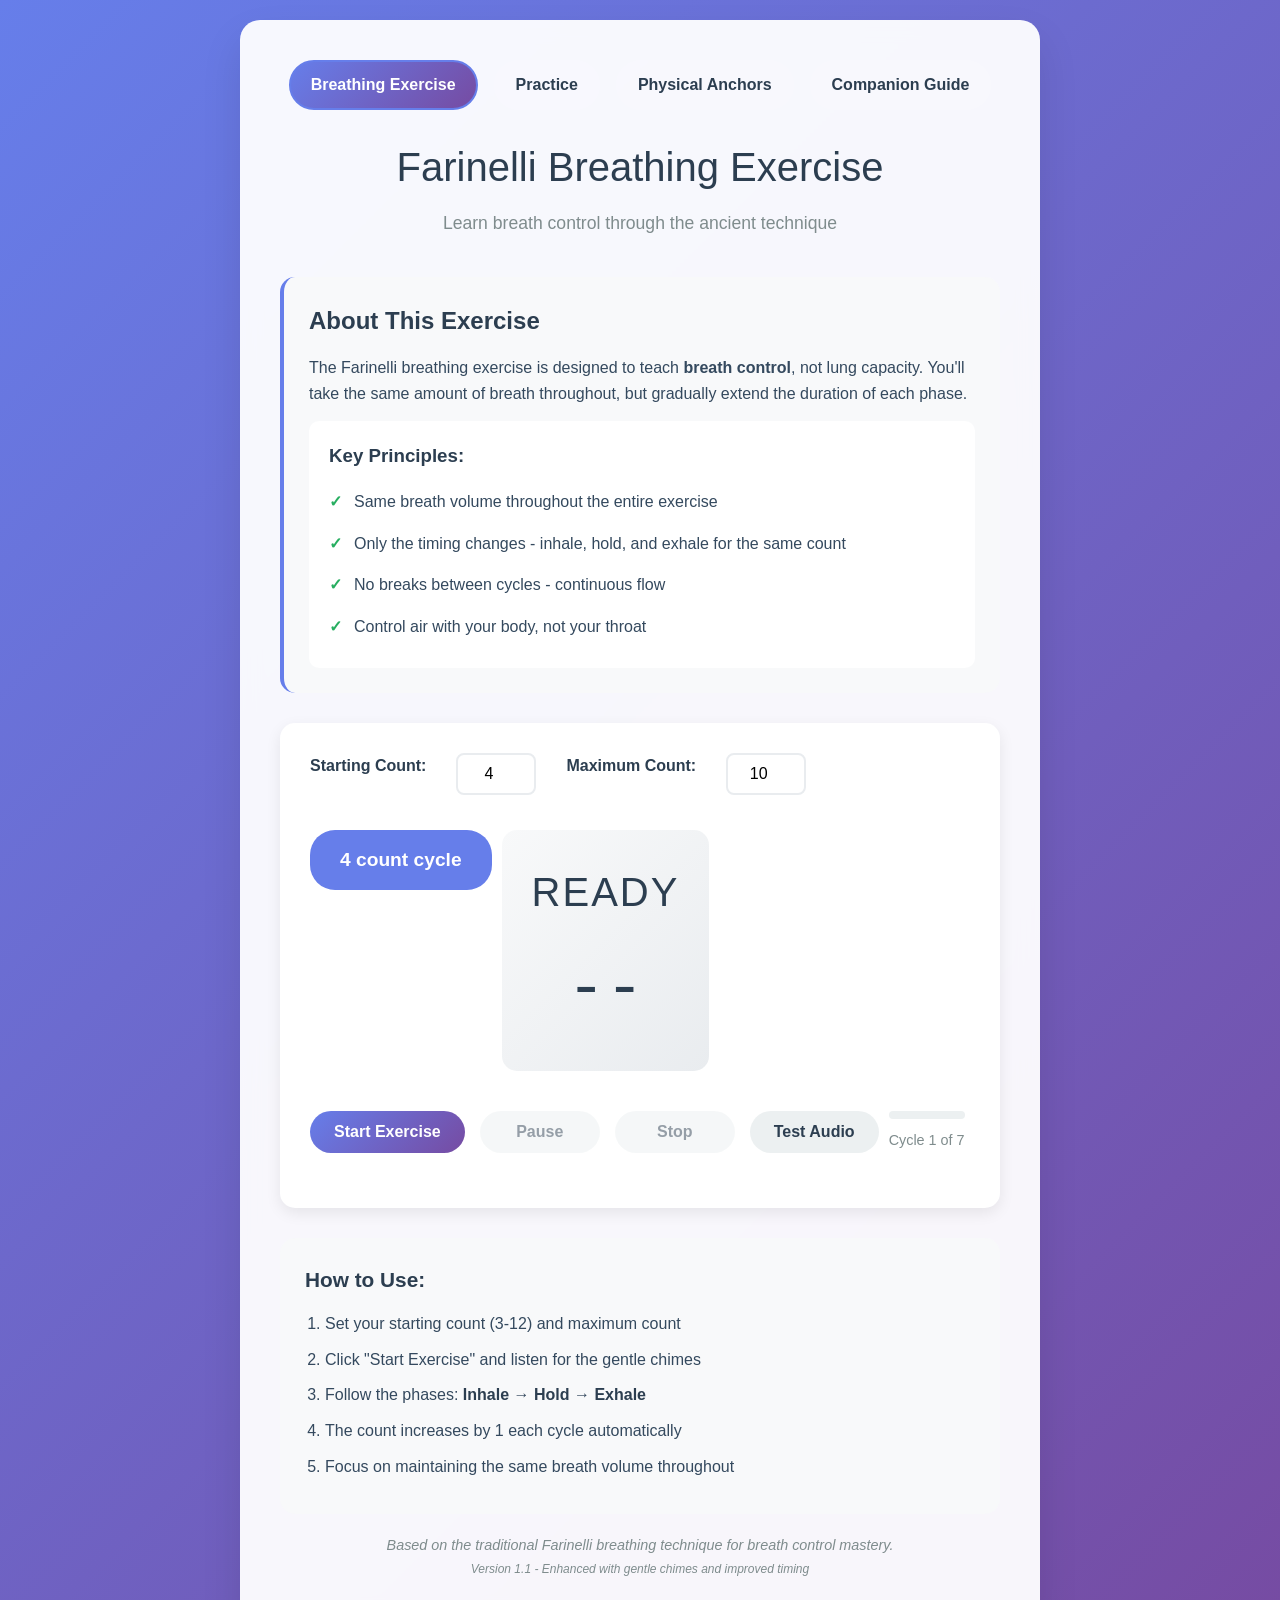
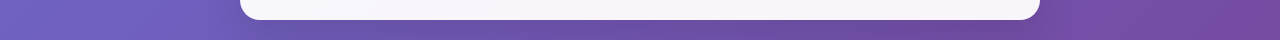
<file: index.html>
<!DOCTYPE html>
<html lang="en">
<head>
    <meta charset="UTF-8">
    <meta name="viewport" content="width=device-width, initial-scale=1.0">
    <title>Farinelli Breathing Exercise</title>
    <link rel="stylesheet" href="styles.css">
</head>
<body>
    <div class="container">
        <header>
            <nav class="main-nav top-nav">
                <a href="index.html" class="nav-link active">Breathing Exercise</a>
                <a href="vocal-exercises.html" class="nav-link">Practice</a>
                <a href="physical-exercises.html" class="nav-link">Physical Anchors</a>
                <a href="companion-guide.html" class="nav-link">Companion Guide</a>
            </nav>

            <h1>Farinelli Breathing Exercise</h1>
            <p class="subtitle">Learn breath control through the ancient technique</p>
        </header>

        <div class="exercise-info">
            <h2>About This Exercise</h2>
            <p>The Farinelli breathing exercise is designed to teach <strong>breath control</strong>, not lung capacity. You'll take the same amount of breath throughout, but gradually extend the duration of each phase.</p>
            
            <div class="key-points">
                <h3>Key Principles:</h3>
                <ul>
                    <li>Same breath volume throughout the entire exercise</li>
                    <li>Only the timing changes - inhale, hold, and exhale for the same count</li>
                    <li>No breaks between cycles - continuous flow</li>
                    <li>Control air with your body, not your throat</li>
                </ul>
            </div>
        </div>

        <div class="exercise-controls">
            <div class="settings">
                <label for="startingCount">Starting Count:</label>
                <input type="number" id="startingCount" value="4" min="3" max="12">
                
                <label for="maxCount">Maximum Count:</label>
                <input type="number" id="maxCount" value="10" min="5" max="20">
            </div>

            <div class="current-cycle">
                <div class="cycle-info">
                    <span id="currentCount">4</span> count cycle
                </div>
            </div>

            <div class="timer-display">
                <div class="phase" id="currentPhase">Ready</div>
                <div class="countdown" id="countdown">--</div>
            </div>

            <div class="controls">
                <button id="startBtn" class="btn primary">Start Exercise</button>
                <button id="pauseBtn" class="btn secondary" disabled>Pause</button>
                <button id="stopBtn" class="btn secondary" disabled>Stop</button>
                <button id="testBtn" class="btn secondary">Test Audio</button>
            </div>

            <div class="progress">
                <div class="progress-bar">
                    <div class="progress-fill" id="progressFill"></div>
                </div>
                <div class="progress-text" id="progressText">Cycle 1 of 7</div>
            </div>
        </div>

        <div class="instructions">
            <h3>How to Use:</h3>
            <ol>
                <li>Set your starting count (3-12) and maximum count</li>
                <li>Click "Start Exercise" and listen for the gentle chimes</li>
                <li>Follow the phases: <strong>Inhale</strong> → <strong>Hold</strong> → <strong>Exhale</strong></li>
                <li>The count increases by 1 each cycle automatically</li>
                <li>Focus on maintaining the same breath volume throughout</li>
            </ol>
        </div>

        <footer>
            <p>Based on the traditional Farinelli breathing technique for breath control mastery.</p>
            <p><small>Version 1.1 - Enhanced with gentle chimes and improved timing</small></p>
        </footer>
    </div>

    <script src="script.js"></script>
</body>
</html>
</file>
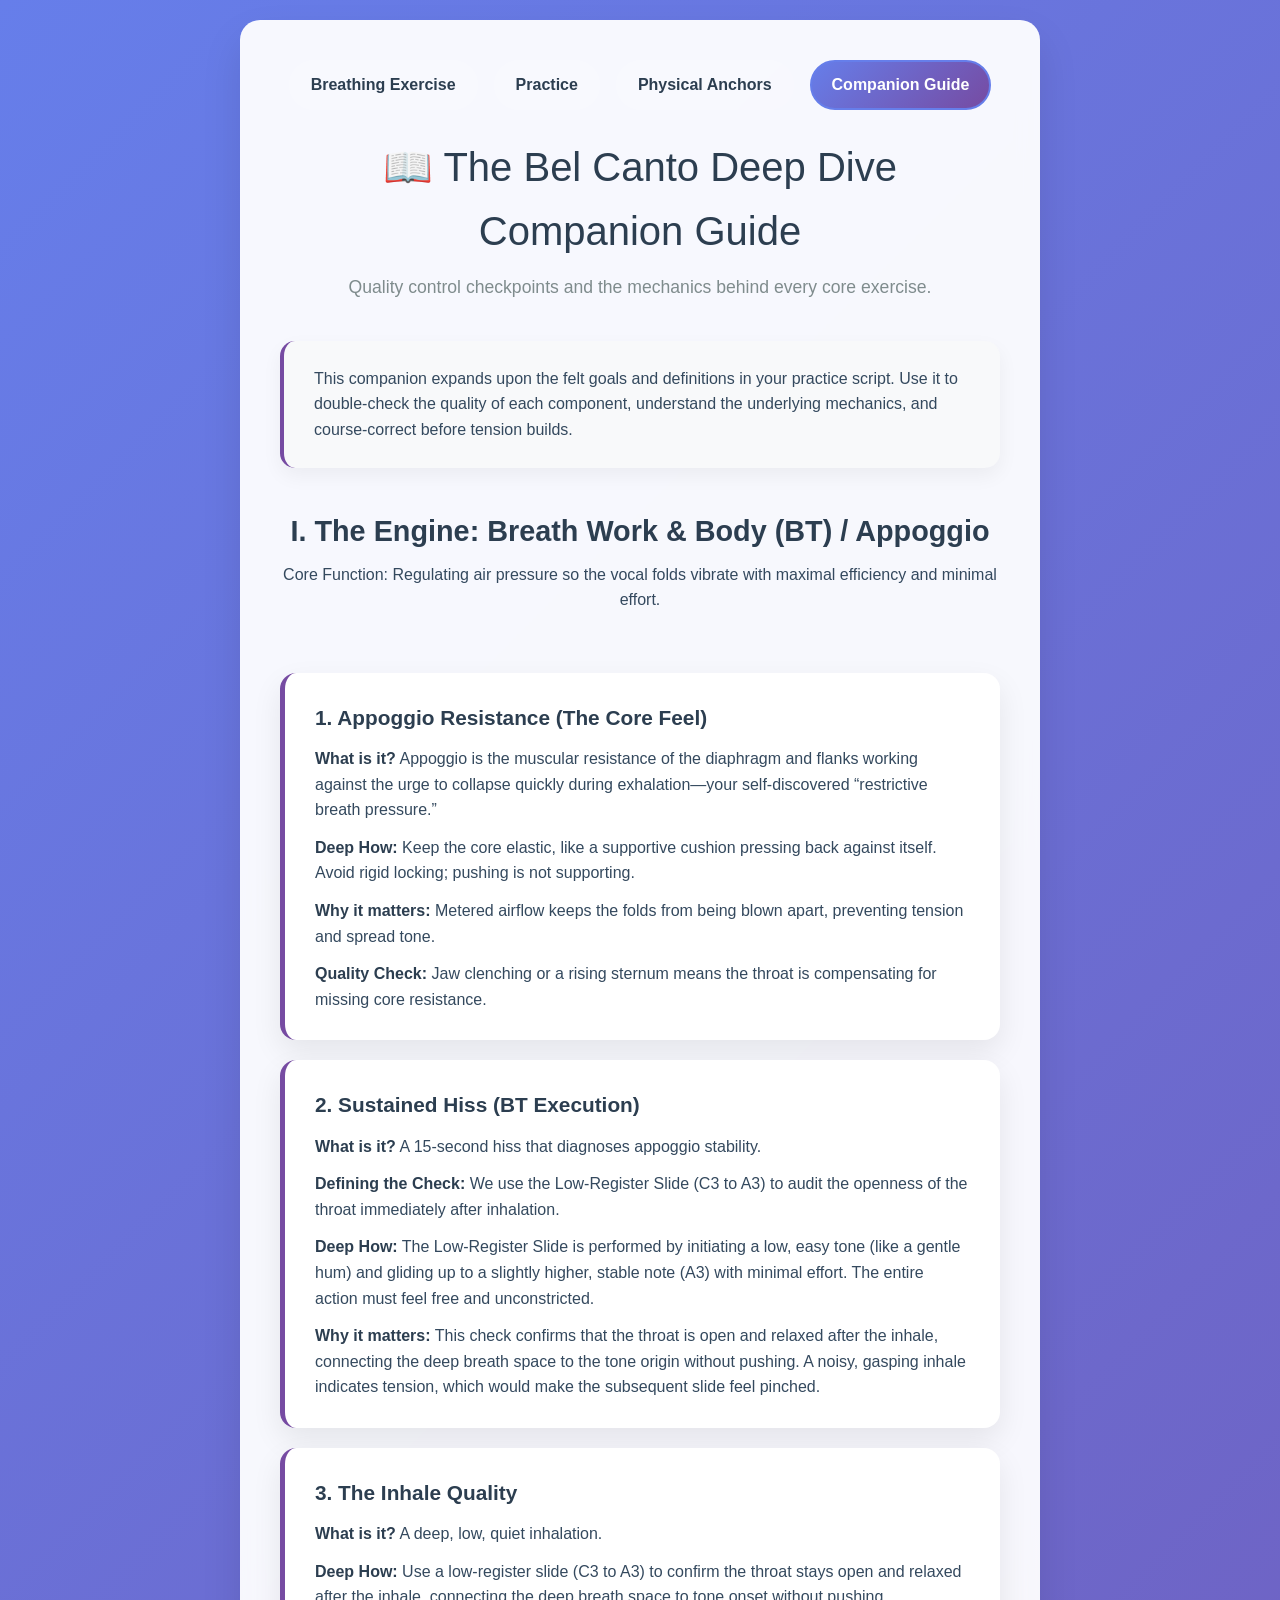
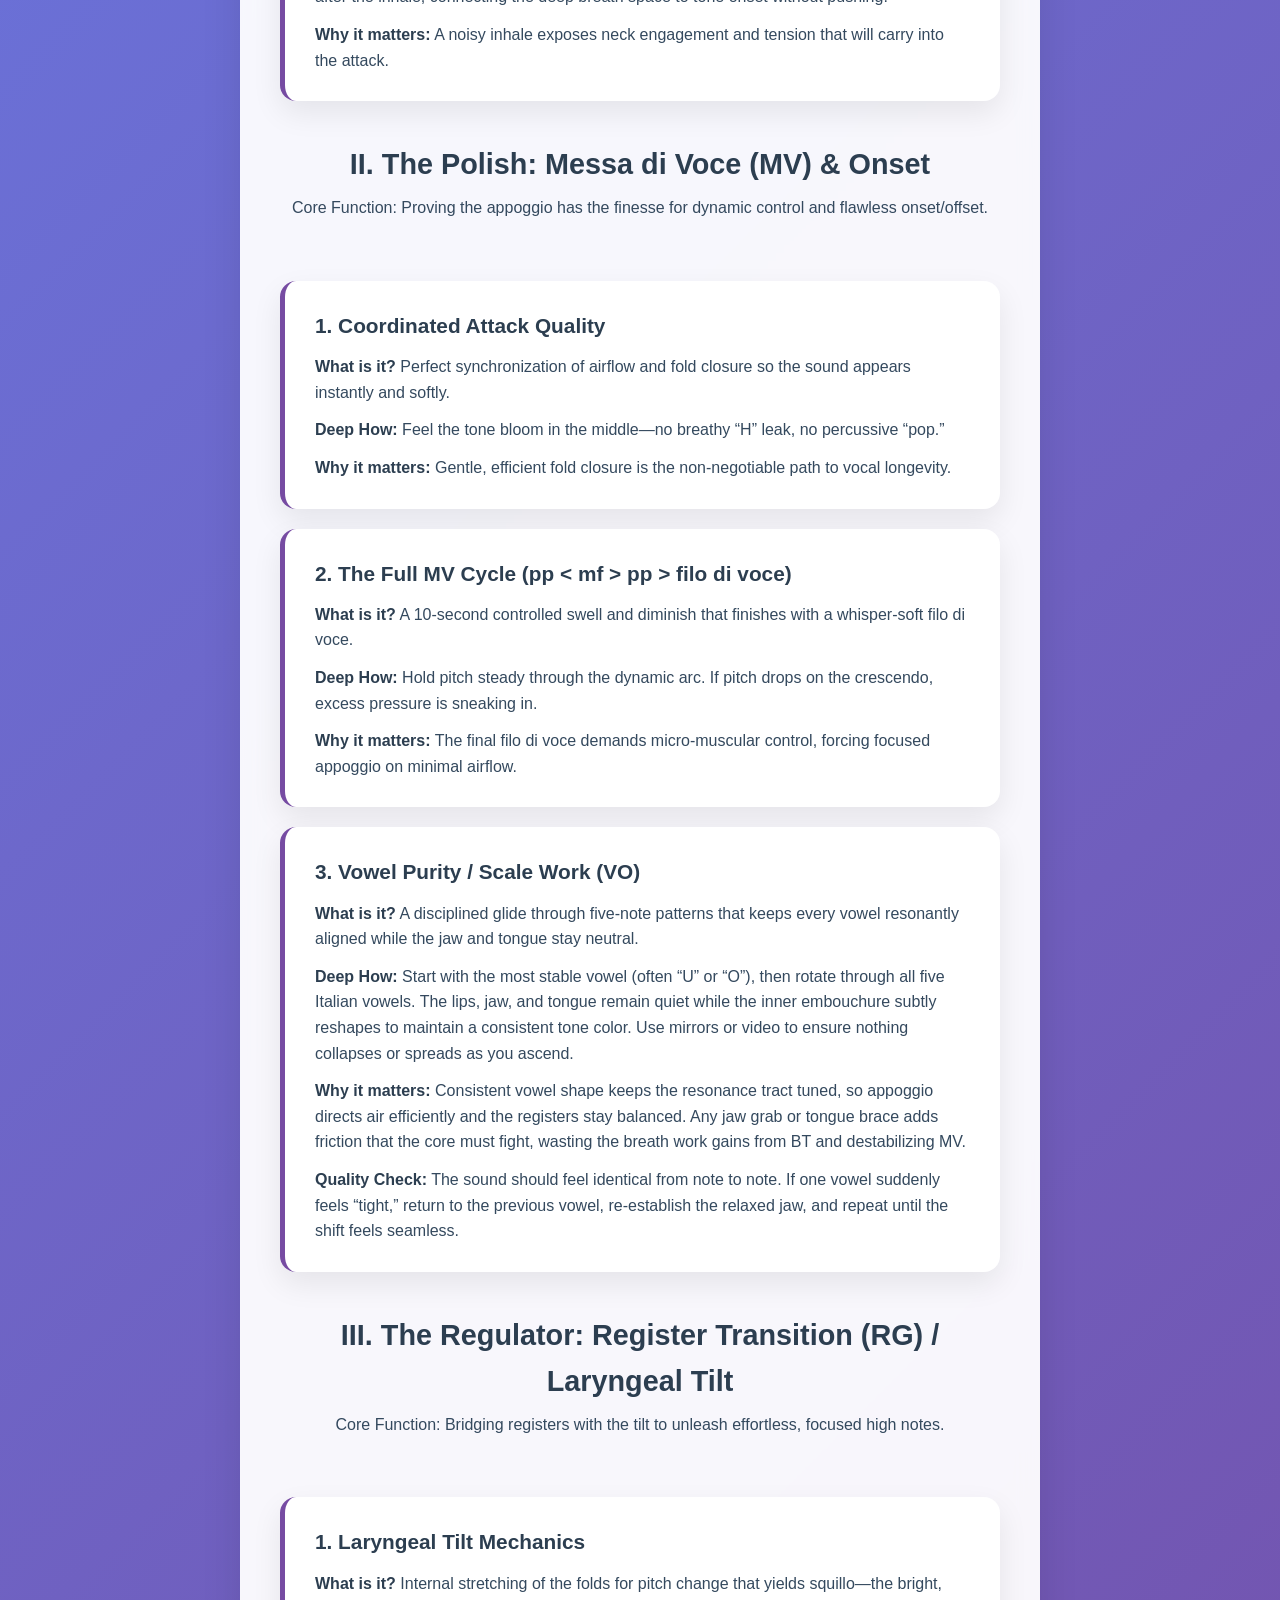
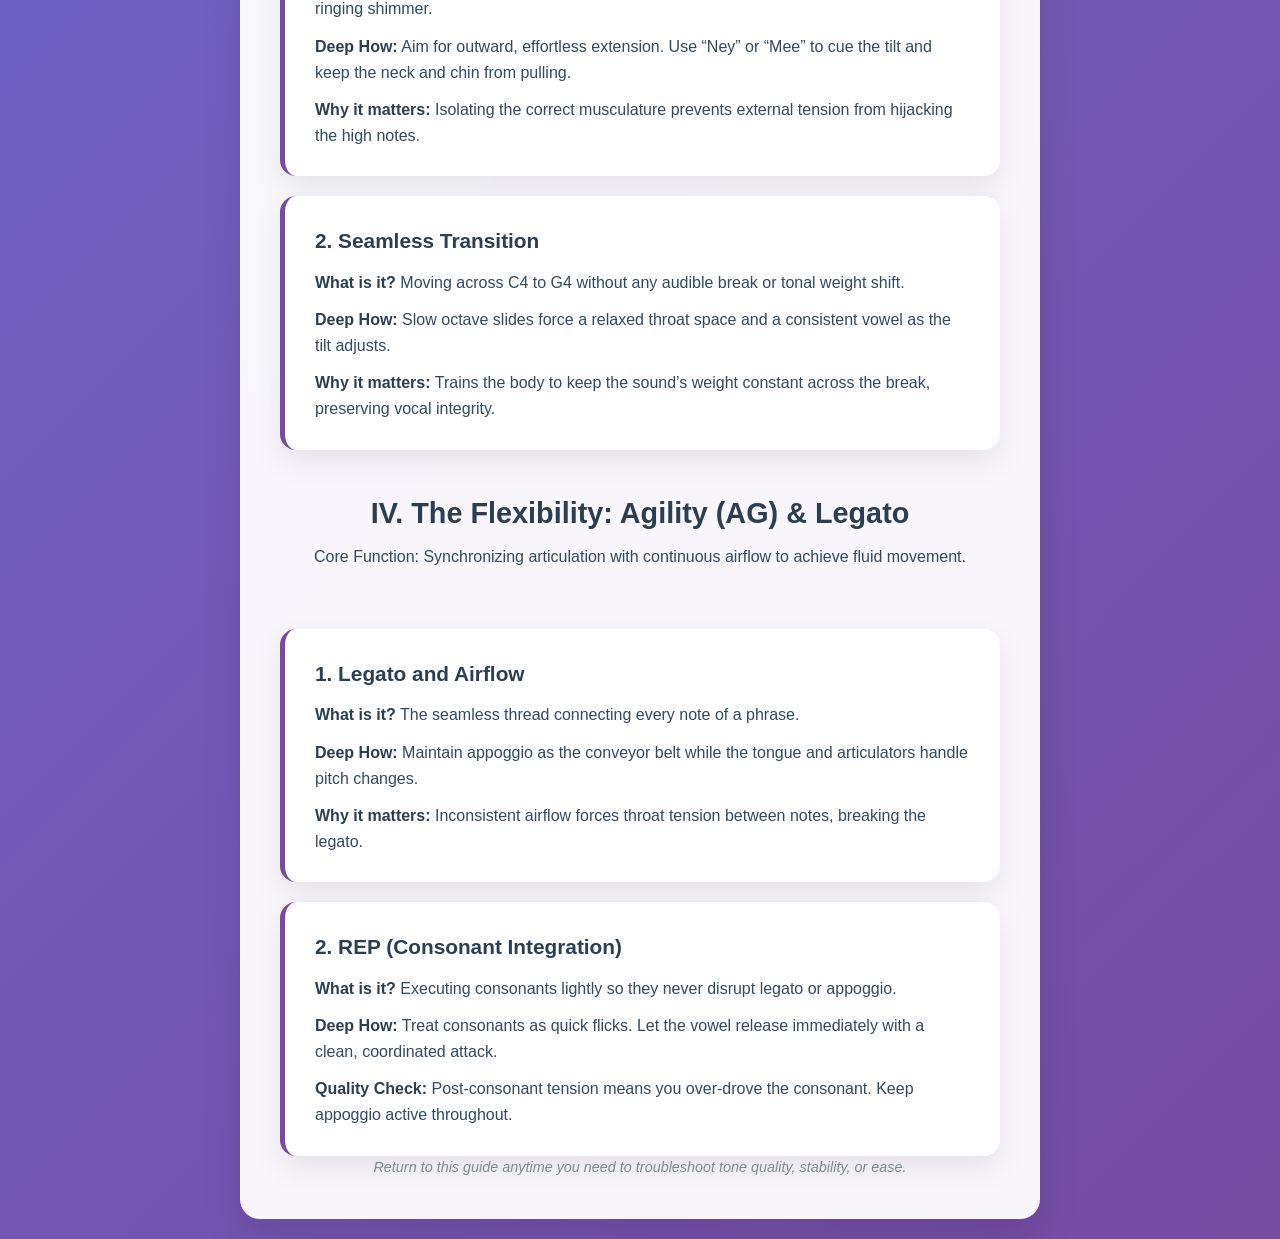
<file: companion-guide.html>
<!DOCTYPE html>
<html lang="en">
<head>
    <meta charset="UTF-8">
    <meta name="viewport" content="width=device-width, initial-scale=1.0">
    <title>Bel Canto Deep Dive Companion Guide</title>
    <link rel="stylesheet" href="styles.css">
</head>
<body>
    <div class="container">
        <header>
            <nav class="main-nav top-nav">
                <a href="./" class="nav-link">Breathing Exercise</a>
                <a href="./vocal-exercises.html" class="nav-link">Practice</a>
                <a href="./physical-exercises.html" class="nav-link">Physical Anchors</a>
                <a href="./companion-guide.html" class="nav-link active">Companion Guide</a>
            </nav>

            <h1>📖 The Bel Canto Deep Dive Companion Guide</h1>
            <p class="subtitle">Quality control checkpoints and the mechanics behind every core exercise.</p>
        </header>

        <main class="companion-guide">
            <section class="companion-intro">
                <p>This companion expands upon the felt goals and definitions in your practice script. Use it to double-check the quality of each component, understand the underlying mechanics, and course-correct before tension builds.</p>
            </section>

            <section class="companion-section" id="engine">
                <header class="companion-section-header">
                    <h2>I. The Engine: Breath Work &amp; Body (BT) / Appoggio</h2>
                    <p>Core Function: Regulating air pressure so the vocal folds vibrate with maximal efficiency and minimal effort.</p>
                </header>

                <article class="companion-card">
                    <h3>1. Appoggio Resistance (The Core Feel)</h3>
                    <p class="companion-what"><strong>What is it?</strong> Appoggio is the muscular resistance of the diaphragm and flanks working against the urge to collapse quickly during exhalation—your self-discovered “restrictive breath pressure.”</p>
                    <p class="companion-how"><strong>Deep How:</strong> Keep the core elastic, like a supportive cushion pressing back against itself. Avoid rigid locking; pushing is not supporting.</p>
                    <p class="companion-why"><strong>Why it matters:</strong> Metered airflow keeps the folds from being blown apart, preventing tension and spread tone.</p>
                    <p class="companion-check"><strong>Quality Check:</strong> Jaw clenching or a rising sternum means the throat is compensating for missing core resistance.</p>
                </article>

                <article class="companion-card">
                    <h3>2. Sustained Hiss (BT Execution)</h3>
                    <p class="companion-what"><strong>What is it?</strong> A 15-second hiss that diagnoses appoggio stability.</p>
                    <p class="companion-how"><strong>Defining the Check:</strong> We use the Low-Register Slide (C3 to A3) to audit the openness of the throat immediately after inhalation.</p>
                    <p class="companion-how"><strong>Deep How:</strong> The Low-Register Slide is performed by initiating a low, easy tone (like a gentle hum) and gliding up to a slightly higher, stable note (A3) with minimal effort. The entire action must feel free and unconstricted.</p>
                    <p class="companion-why"><strong>Why it matters:</strong> This check confirms that the throat is open and relaxed after the inhale, connecting the deep breath space to the tone origin without pushing. A noisy, gasping inhale indicates tension, which would make the subsequent slide feel pinched.</p>
                </article>

                <article class="companion-card">
                    <h3>3. The Inhale Quality</h3>
                    <p class="companion-what"><strong>What is it?</strong> A deep, low, quiet inhalation.</p>
                    <p class="companion-how"><strong>Deep How:</strong> Use a low-register slide (C3 to A3) to confirm the throat stays open and relaxed after the inhale, connecting the deep breath space to tone onset without pushing.</p>
                    <p class="companion-why"><strong>Why it matters:</strong> A noisy inhale exposes neck engagement and tension that will carry into the attack.</p>
                </article>
            </section>

            <section class="companion-section" id="polish">
                <header class="companion-section-header">
                    <h2>II. The Polish: Messa di Voce (MV) &amp; Onset</h2>
                    <p>Core Function: Proving the appoggio has the finesse for dynamic control and flawless onset/offset.</p>
                </header>

                <article class="companion-card">
                    <h3>1. Coordinated Attack Quality</h3>
                    <p class="companion-what"><strong>What is it?</strong> Perfect synchronization of airflow and fold closure so the sound appears instantly and softly.</p>
                    <p class="companion-how"><strong>Deep How:</strong> Feel the tone bloom in the middle—no breathy “H” leak, no percussive “pop.”</p>
                    <p class="companion-why"><strong>Why it matters:</strong> Gentle, efficient fold closure is the non-negotiable path to vocal longevity.</p>
                </article>

                <article class="companion-card">
                    <h3>2. The Full MV Cycle (pp &lt; mf &gt; pp &gt; filo di voce)</h3>
                    <p class="companion-what"><strong>What is it?</strong> A 10-second controlled swell and diminish that finishes with a whisper-soft filo di voce.</p>
                    <p class="companion-how"><strong>Deep How:</strong> Hold pitch steady through the dynamic arc. If pitch drops on the crescendo, excess pressure is sneaking in.</p>
                    <p class="companion-why"><strong>Why it matters:</strong> The final filo di voce demands micro-muscular control, forcing focused appoggio on minimal airflow.</p>
                </article>

                <article class="companion-card" id="vo">
                    <h3>3. Vowel Purity / Scale Work (VO)</h3>
                    <p class="companion-what"><strong>What is it?</strong> A disciplined glide through five-note patterns that keeps every vowel resonantly aligned while the jaw and tongue stay neutral.</p>
                    <p class="companion-how"><strong>Deep How:</strong> Start with the most stable vowel (often “U” or “O”), then rotate through all five Italian vowels. The lips, jaw, and tongue remain quiet while the inner embouchure subtly reshapes to maintain a consistent tone color. Use mirrors or video to ensure nothing collapses or spreads as you ascend.</p>
                    <p class="companion-why"><strong>Why it matters:</strong> Consistent vowel shape keeps the resonance tract tuned, so appoggio directs air efficiently and the registers stay balanced. Any jaw grab or tongue brace adds friction that the core must fight, wasting the breath work gains from BT and destabilizing MV.</p>
                    <p class="companion-check"><strong>Quality Check:</strong> The sound should feel identical from note to note. If one vowel suddenly feels “tight,” return to the previous vowel, re-establish the relaxed jaw, and repeat until the shift feels seamless.</p>
                </article>
            </section>

            <section class="companion-section" id="regulator">
                <header class="companion-section-header">
                    <h2>III. The Regulator: Register Transition (RG) / Laryngeal Tilt</h2>
                    <p>Core Function: Bridging registers with the tilt to unleash effortless, focused high notes.</p>
                </header>

                <article class="companion-card">
                    <h3>1. Laryngeal Tilt Mechanics</h3>
                    <p class="companion-what"><strong>What is it?</strong> Internal stretching of the folds for pitch change that yields squillo—the bright, ringing shimmer.</p>
                    <p class="companion-how"><strong>Deep How:</strong> Aim for outward, effortless extension. Use “Ney” or “Mee” to cue the tilt and keep the neck and chin from pulling.</p>
                    <p class="companion-why"><strong>Why it matters:</strong> Isolating the correct musculature prevents external tension from hijacking the high notes.</p>
                </article>

                <article class="companion-card">
                    <h3>2. Seamless Transition</h3>
                    <p class="companion-what"><strong>What is it?</strong> Moving across C4 to G4 without any audible break or tonal weight shift.</p>
                    <p class="companion-how"><strong>Deep How:</strong> Slow octave slides force a relaxed throat space and a consistent vowel as the tilt adjusts.</p>
                    <p class="companion-why"><strong>Why it matters:</strong> Trains the body to keep the sound’s weight constant across the break, preserving vocal integrity.</p>
                </article>
            </section>

            <section class="companion-section" id="flexibility">
                <header class="companion-section-header">
                    <h2>IV. The Flexibility: Agility (AG) &amp; Legato</h2>
                    <p>Core Function: Synchronizing articulation with continuous airflow to achieve fluid movement.</p>
                </header>

                <article class="companion-card">
                    <h3>1. Legato and Airflow</h3>
                    <p class="companion-what"><strong>What is it?</strong> The seamless thread connecting every note of a phrase.</p>
                    <p class="companion-how"><strong>Deep How:</strong> Maintain appoggio as the conveyor belt while the tongue and articulators handle pitch changes.</p>
                    <p class="companion-why"><strong>Why it matters:</strong> Inconsistent airflow forces throat tension between notes, breaking the legato.</p>
                </article>

                <article class="companion-card">
                    <h3>2. REP (Consonant Integration)</h3>
                    <p class="companion-what"><strong>What is it?</strong> Executing consonants lightly so they never disrupt legato or appoggio.</p>
                    <p class="companion-how"><strong>Deep How:</strong> Treat consonants as quick flicks. Let the vowel release immediately with a clean, coordinated attack.</p>
                    <p class="companion-why"><strong>Quality Check:</strong> Post-consonant tension means you over-drove the consonant. Keep appoggio active throughout.</p>
                </article>
            </section>
        </main>

        <footer>
            <p>Return to this guide anytime you need to troubleshoot tone quality, stability, or ease.</p>
        </footer>
    </div>
</body>
</html>
</file>
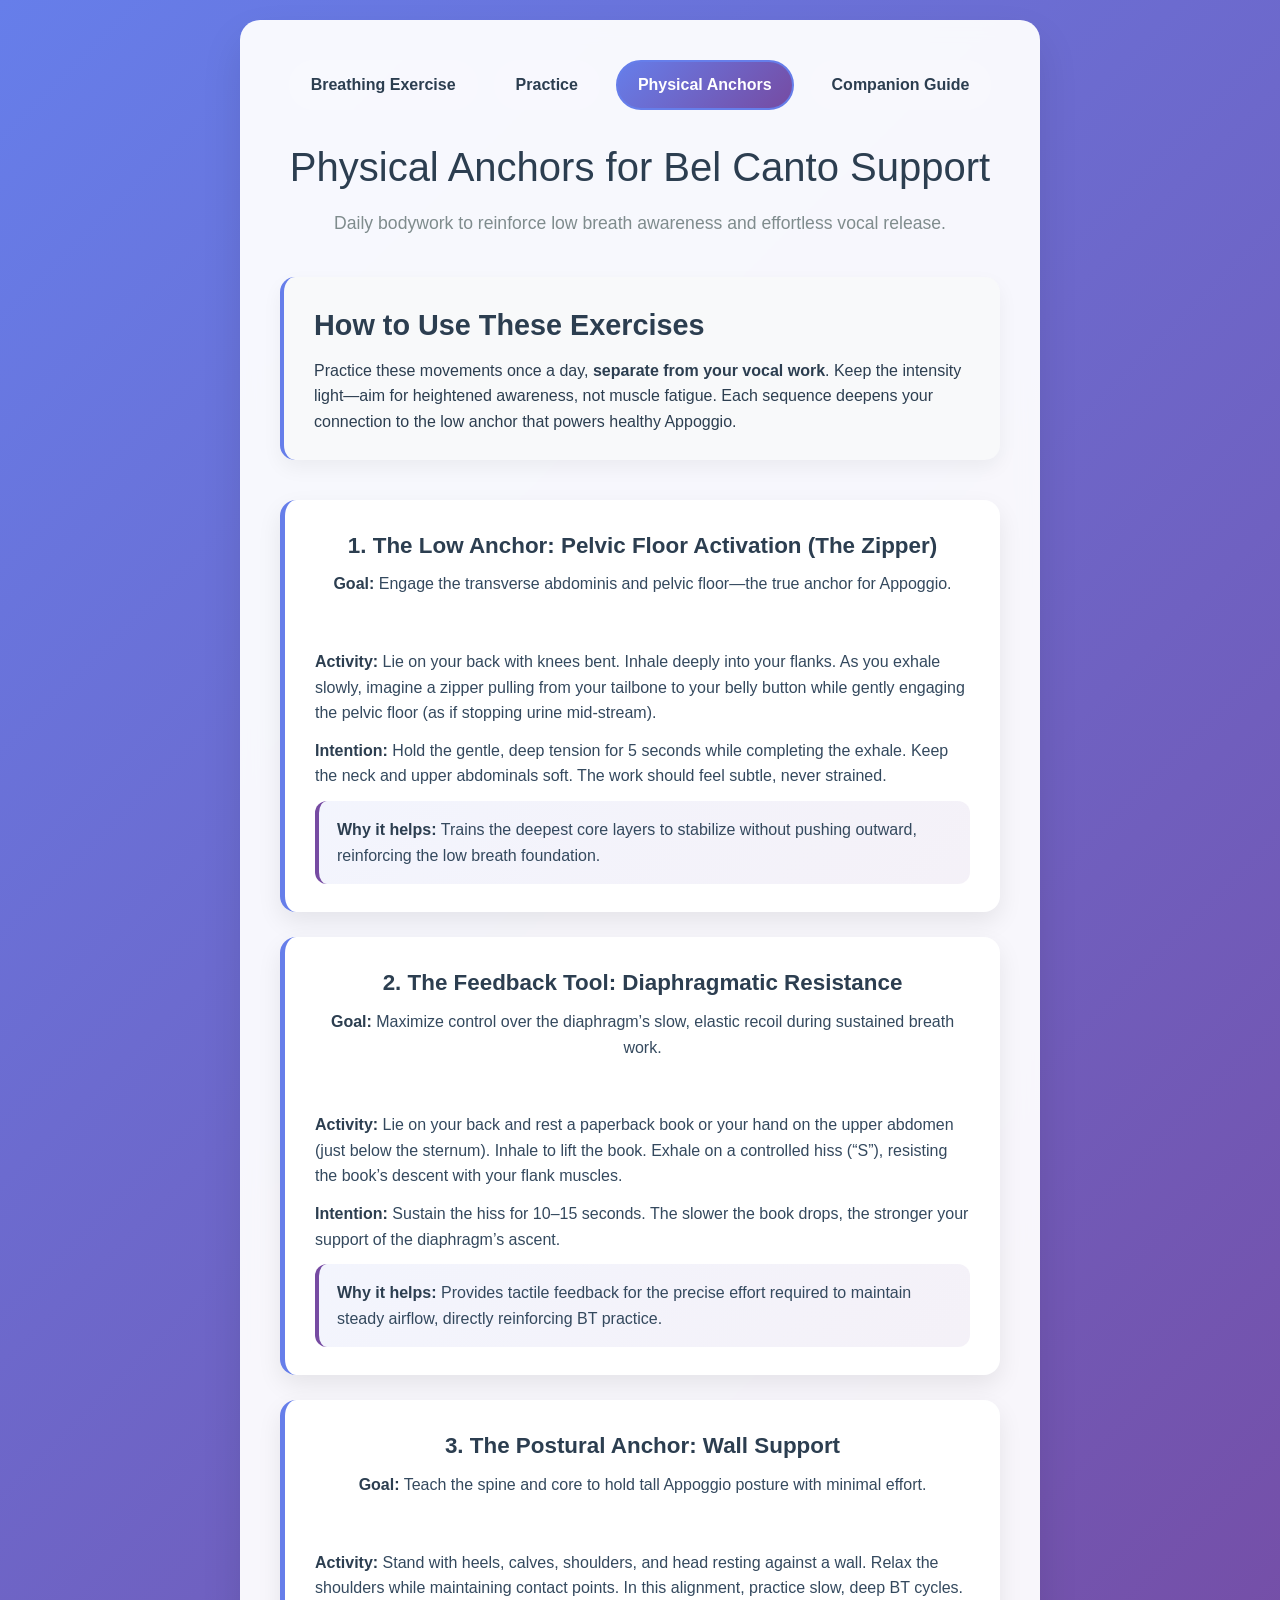
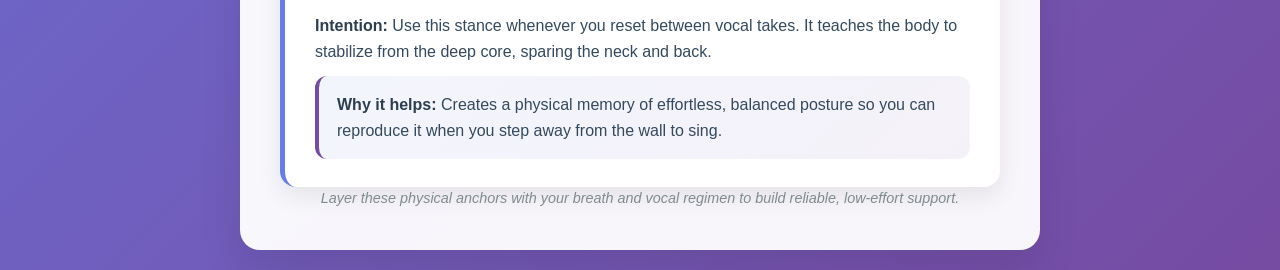
<file: physical-exercises.html>
<!DOCTYPE html>
<html lang="en">
<head>
    <meta charset="UTF-8">
    <meta name="viewport" content="width=device-width, initial-scale=1.0">
    <title>Physical Anchors for Bel Canto</title>
    <link rel="stylesheet" href="styles.css">
</head>
<body>
    <div class="container">
        <header>
            <nav class="main-nav top-nav">
                <a href="./" class="nav-link">Breathing Exercise</a>
                <a href="./vocal-exercises.html" class="nav-link">Practice</a>
                <a href="./physical-exercises.html" class="nav-link active">Physical Anchors</a>
                <a href="./companion-guide.html" class="nav-link">Companion Guide</a>
            </nav>

            <h1>Physical Anchors for Bel Canto Support</h1>
            <p class="subtitle">Daily bodywork to reinforce low breath awareness and effortless vocal release.</p>
        </header>

        <main class="physical-guide">
            <section class="physical-intro">
                <h2>How to Use These Exercises</h2>
                <p>Practice these movements once a day, <strong>separate from your vocal work</strong>. Keep the intensity light—aim for heightened awareness, not muscle fatigue. Each sequence deepens your connection to the low anchor that powers healthy Appoggio.</p>
            </section>

            <section class="physical-section">
                <article class="physical-card">
                    <header>
                        <h3>1. The Low Anchor: Pelvic Floor Activation (The Zipper)</h3>
                        <p class="physical-goal"><strong>Goal:</strong> Engage the transverse abdominis and pelvic floor—the true anchor for Appoggio.</p>
                    </header>
                    <p class="physical-activity"><strong>Activity:</strong> Lie on your back with knees bent. Inhale deeply into your flanks. As you exhale slowly, imagine a zipper pulling from your tailbone to your belly button while gently engaging the pelvic floor (as if stopping urine mid-stream).</p>
                    <p class="physical-intention"><strong>Intention:</strong> Hold the gentle, deep tension for 5 seconds while completing the exhale. Keep the neck and upper abdominals soft. The work should feel subtle, never strained.</p>
                    <p class="physical-benefit"><strong>Why it helps:</strong> Trains the deepest core layers to stabilize without pushing outward, reinforcing the low breath foundation.</p>
                </article>

                <article class="physical-card">
                    <header>
                        <h3>2. The Feedback Tool: Diaphragmatic Resistance</h3>
                        <p class="physical-goal"><strong>Goal:</strong> Maximize control over the diaphragm’s slow, elastic recoil during sustained breath work.</p>
                    </header>
                    <p class="physical-activity"><strong>Activity:</strong> Lie on your back and rest a paperback book or your hand on the upper abdomen (just below the sternum). Inhale to lift the book. Exhale on a controlled hiss (“S”), resisting the book’s descent with your flank muscles.</p>
                    <p class="physical-intention"><strong>Intention:</strong> Sustain the hiss for 10–15 seconds. The slower the book drops, the stronger your support of the diaphragm’s ascent.</p>
                    <p class="physical-benefit"><strong>Why it helps:</strong> Provides tactile feedback for the precise effort required to maintain steady airflow, directly reinforcing BT practice.</p>
                </article>

                <article class="physical-card">
                    <header>
                        <h3>3. The Postural Anchor: Wall Support</h3>
                        <p class="physical-goal"><strong>Goal:</strong> Teach the spine and core to hold tall Appoggio posture with minimal effort.</p>
                    </header>
                    <p class="physical-activity"><strong>Activity:</strong> Stand with heels, calves, shoulders, and head resting against a wall. Relax the shoulders while maintaining contact points. In this alignment, practice slow, deep BT cycles.</p>
                    <p class="physical-intention"><strong>Intention:</strong> Use this stance whenever you reset between vocal takes. It teaches the body to stabilize from the deep core, sparing the neck and back.</p>
                    <p class="physical-benefit"><strong>Why it helps:</strong> Creates a physical memory of effortless, balanced posture so you can reproduce it when you step away from the wall to sing.</p>
                </article>
            </section>
        </main>

        <footer>
            <p>Layer these physical anchors with your breath and vocal regimen to build reliable, low-effort support.</p>
        </footer>
    </div>
</body>
</html>
</file>
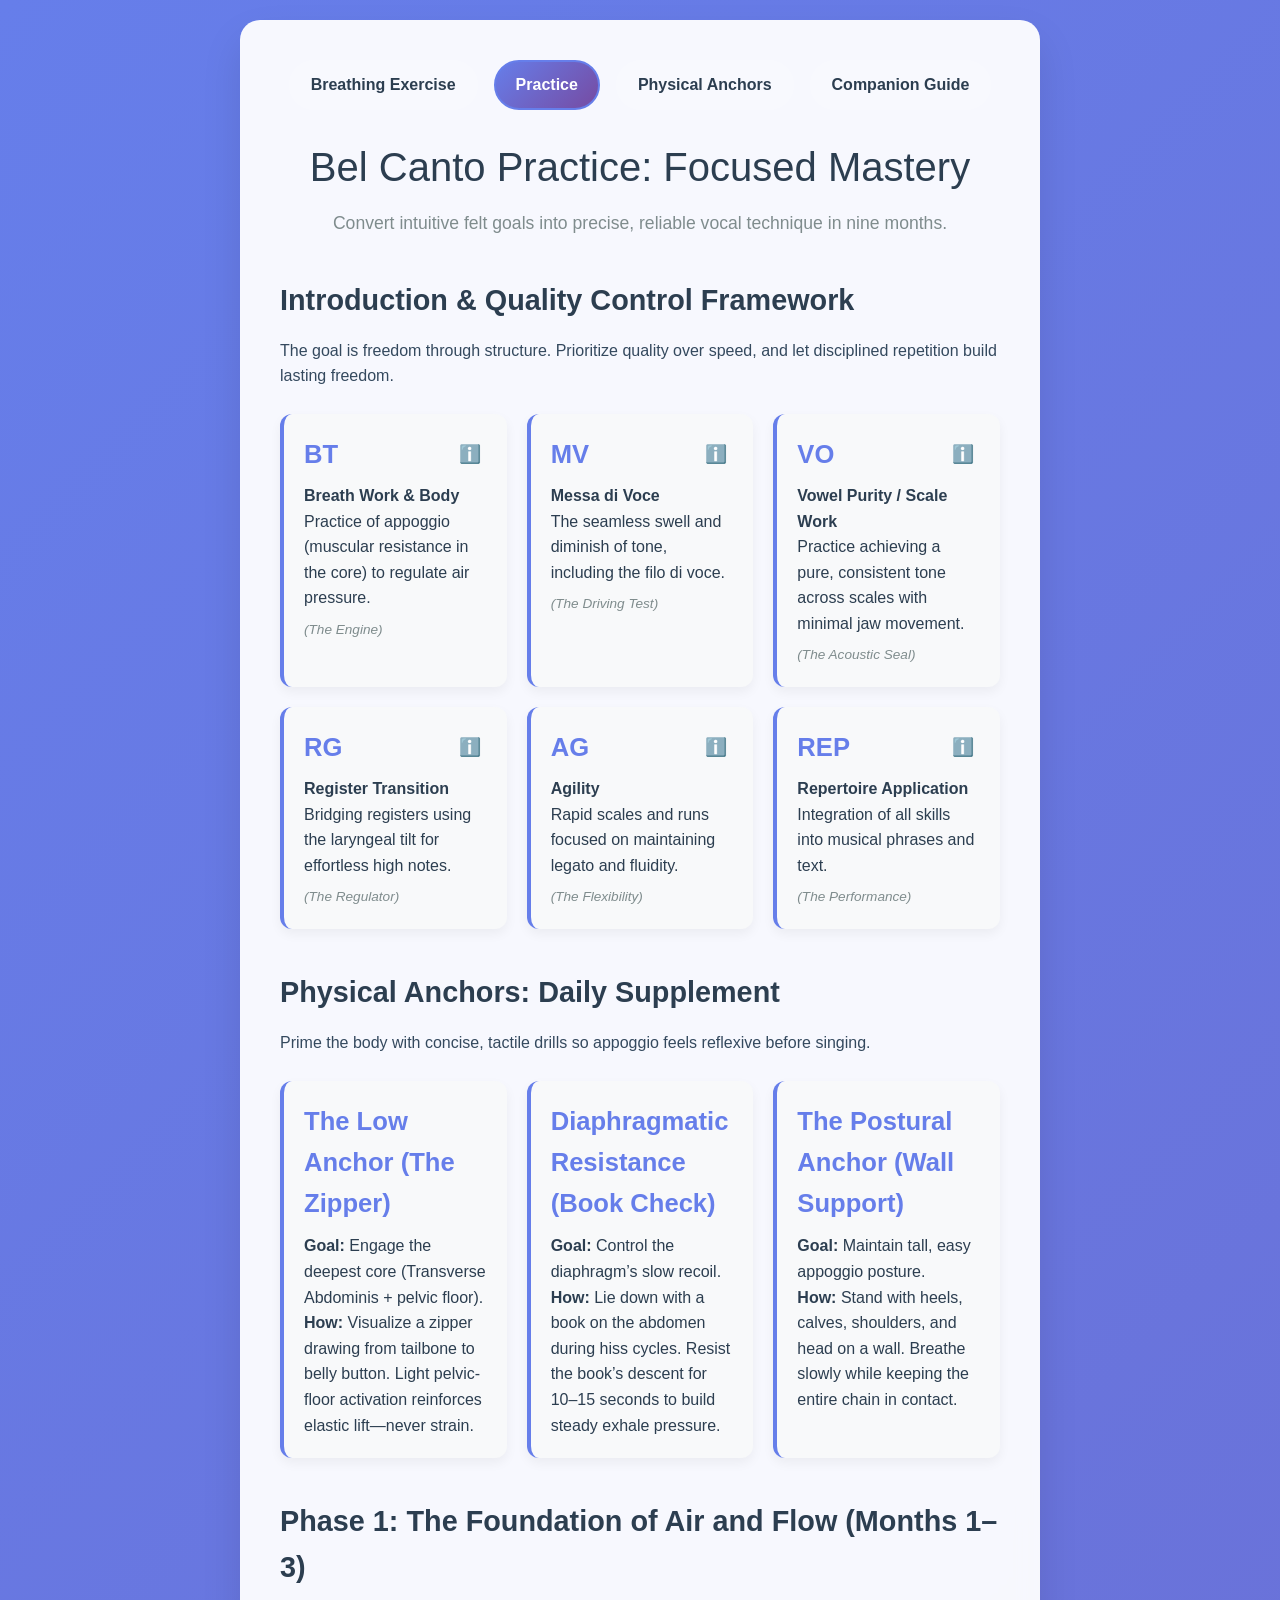
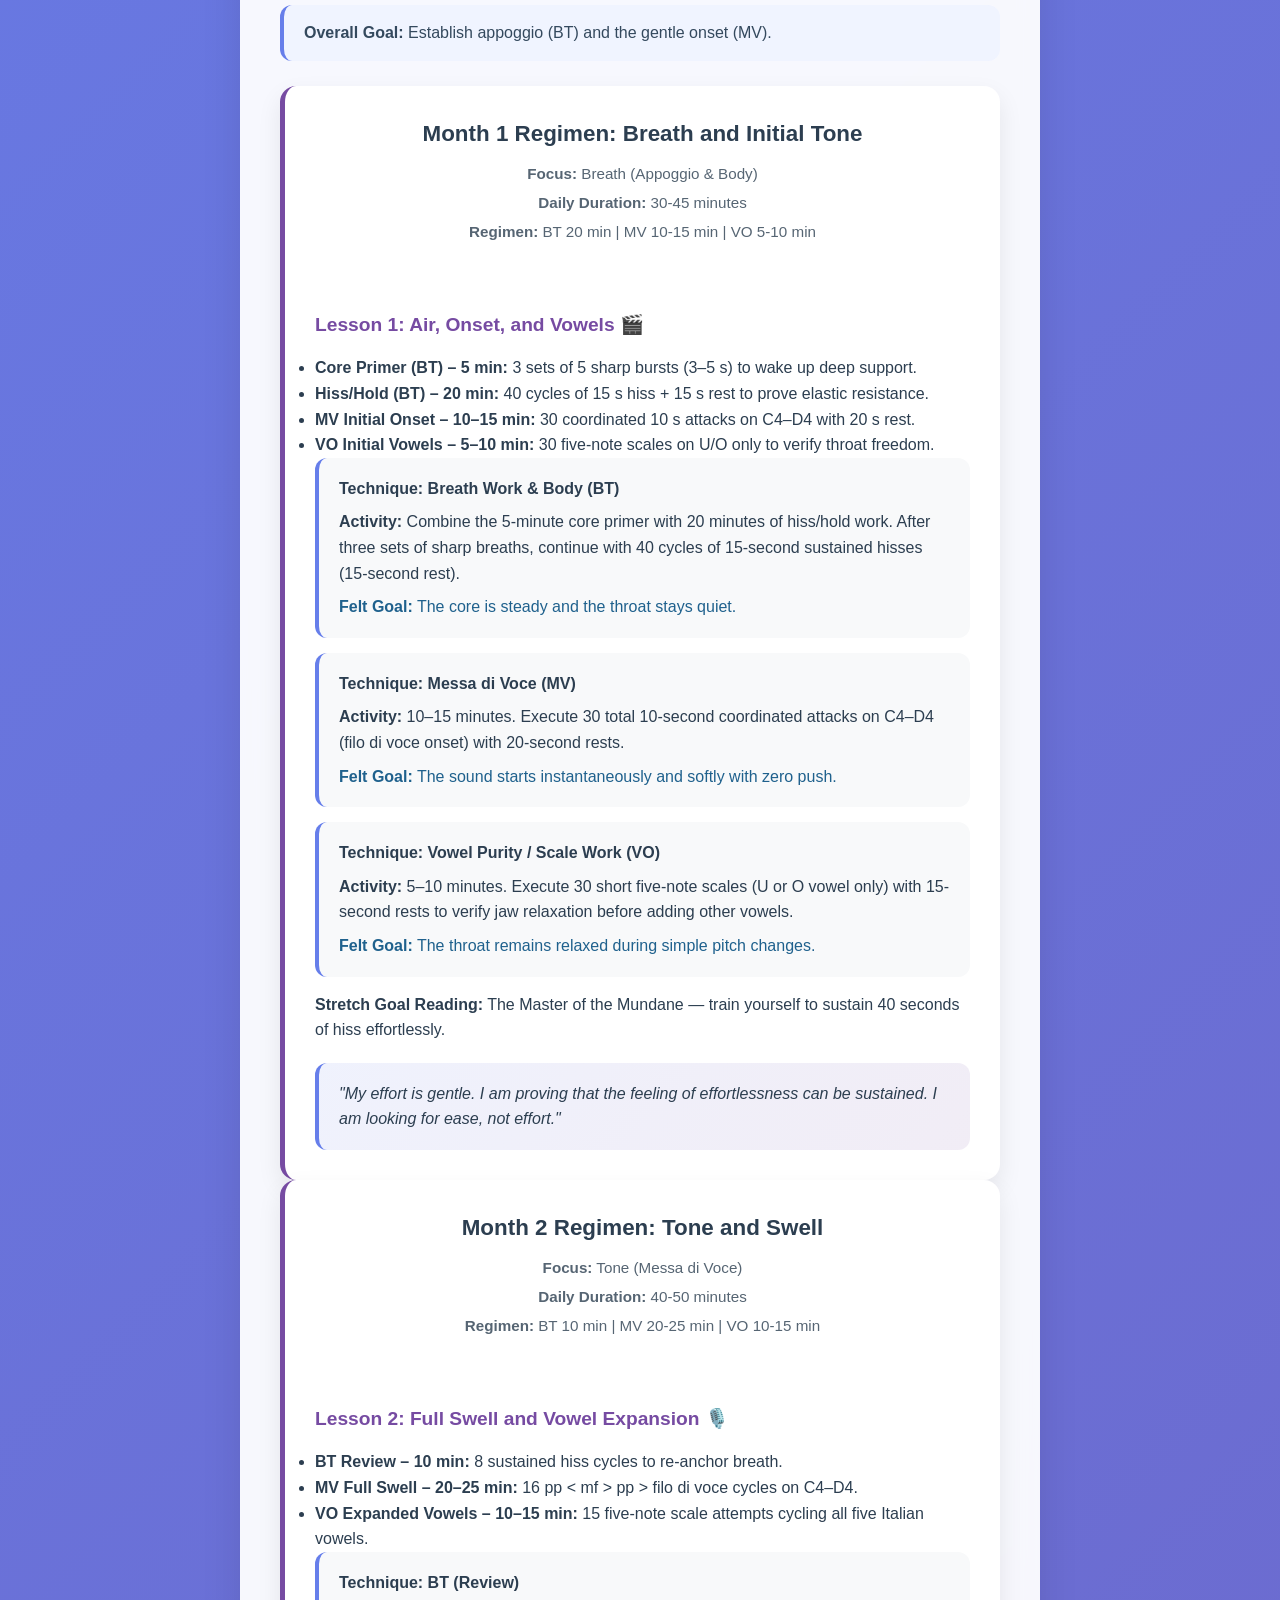
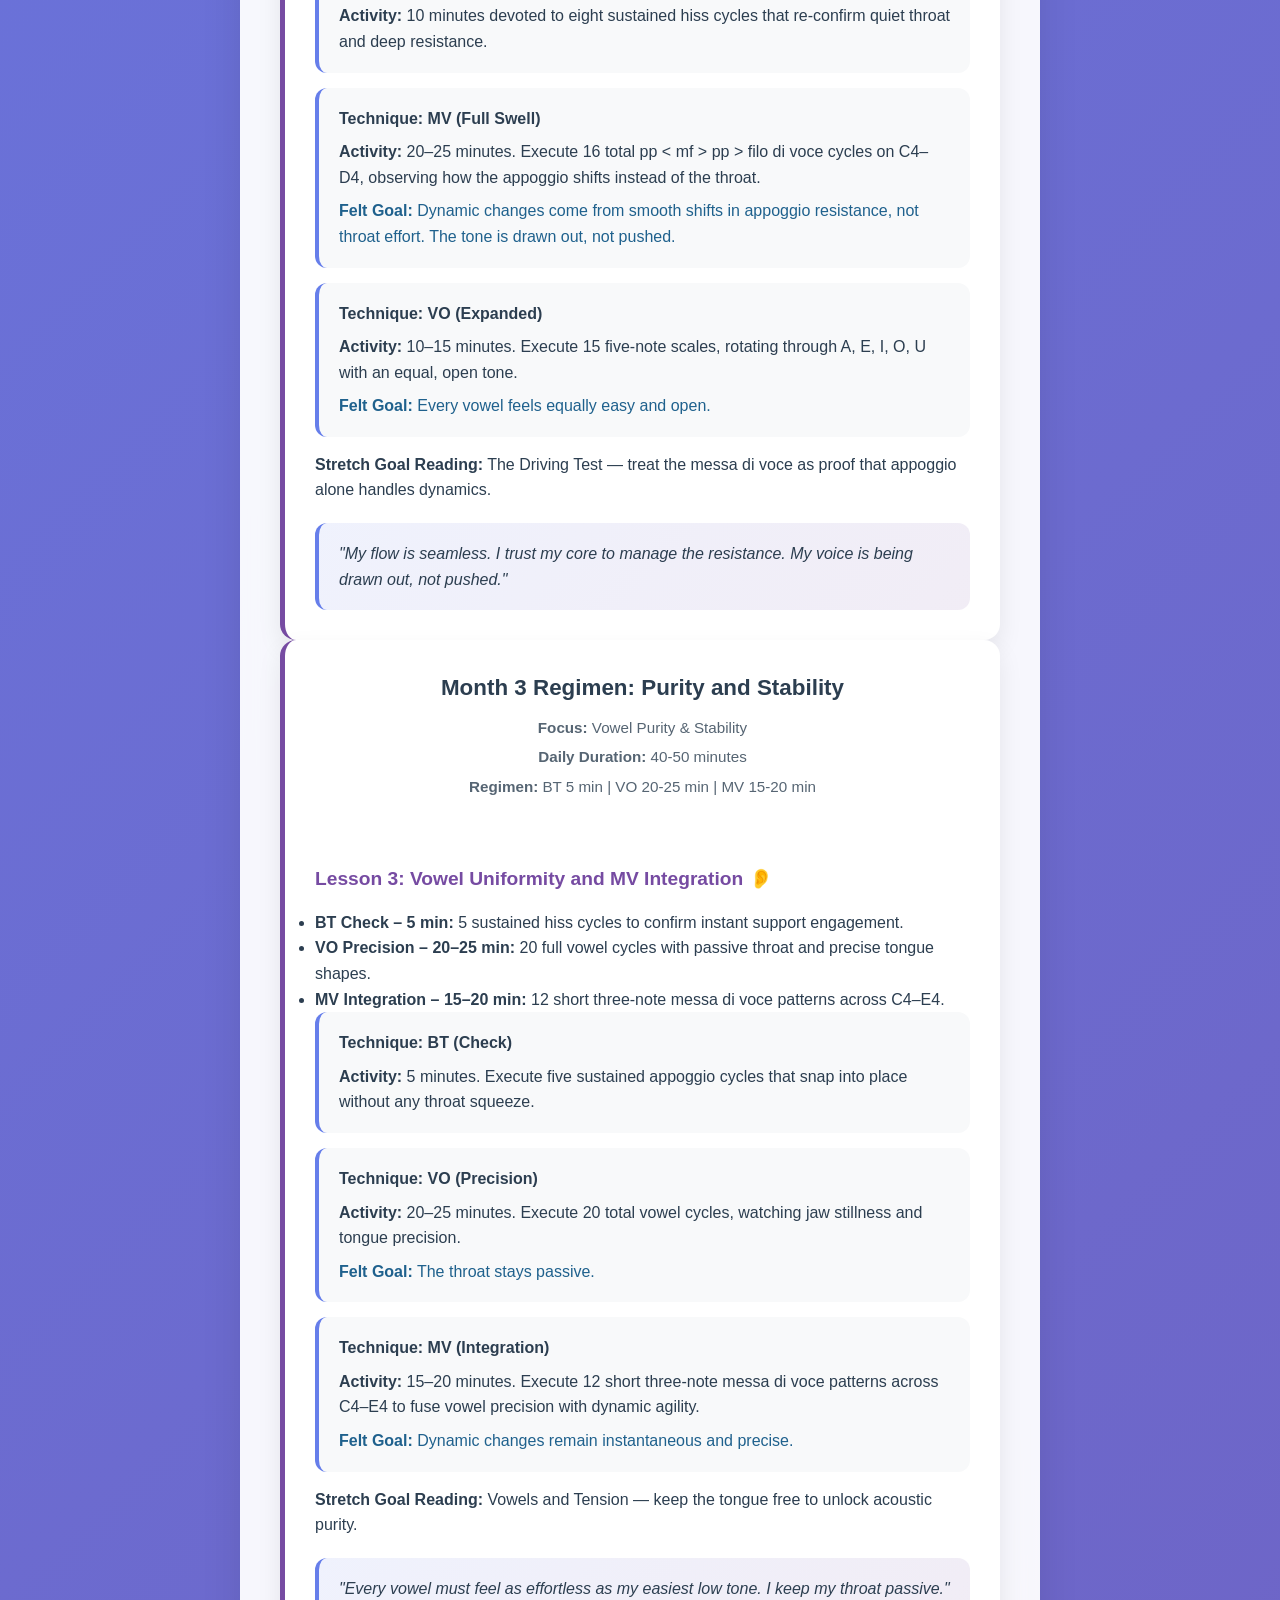
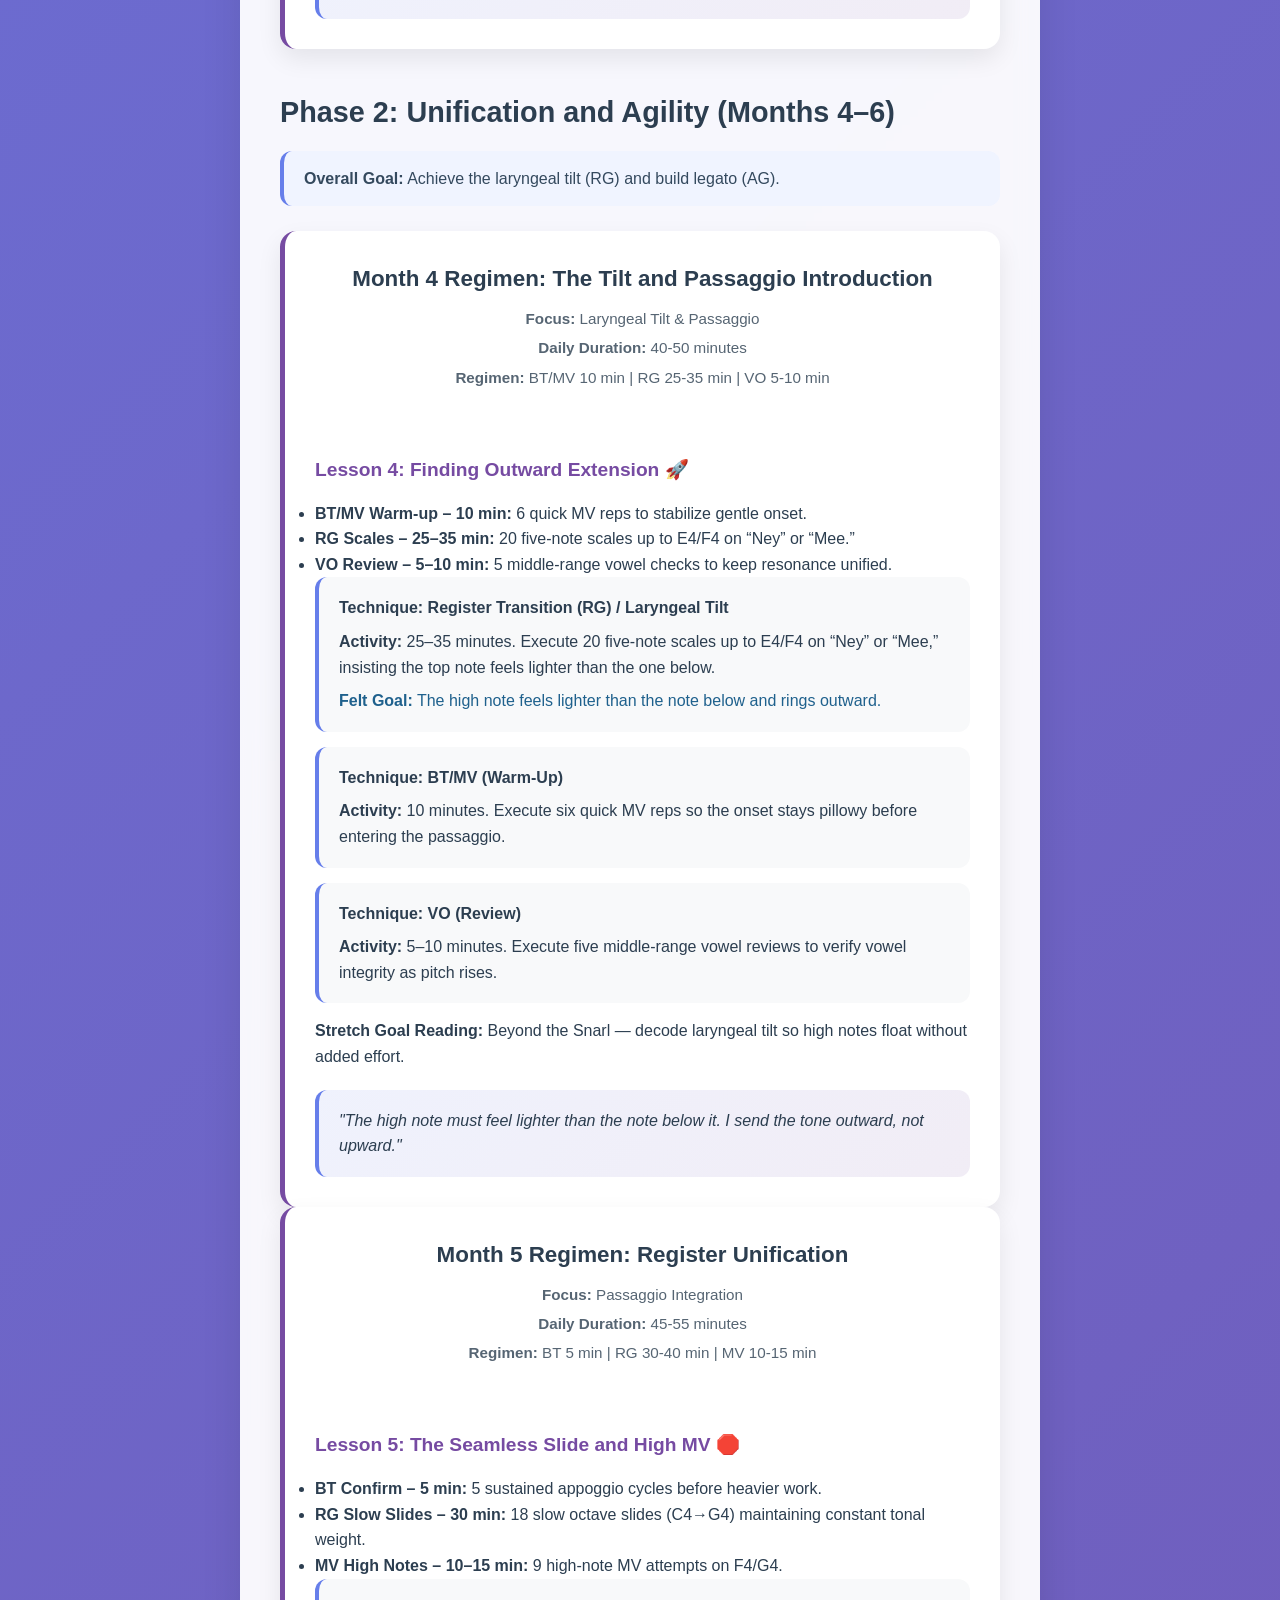
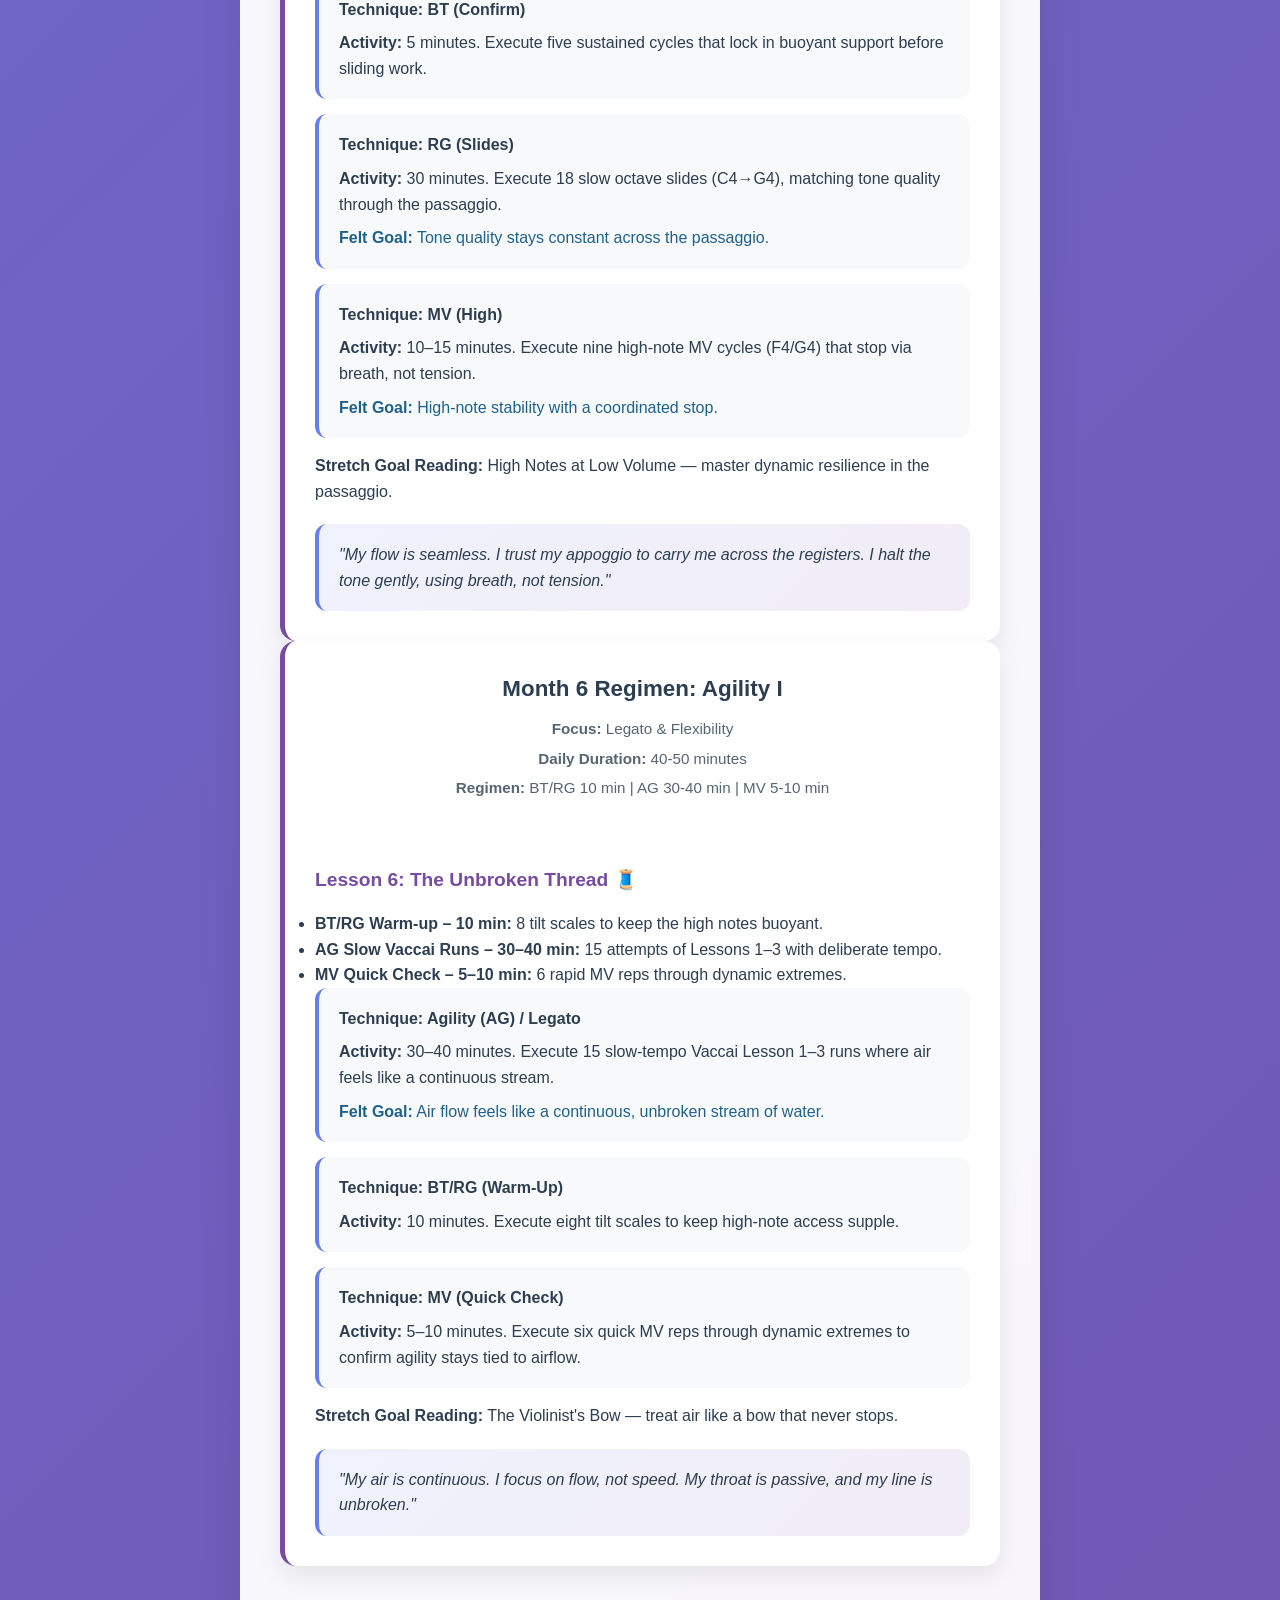
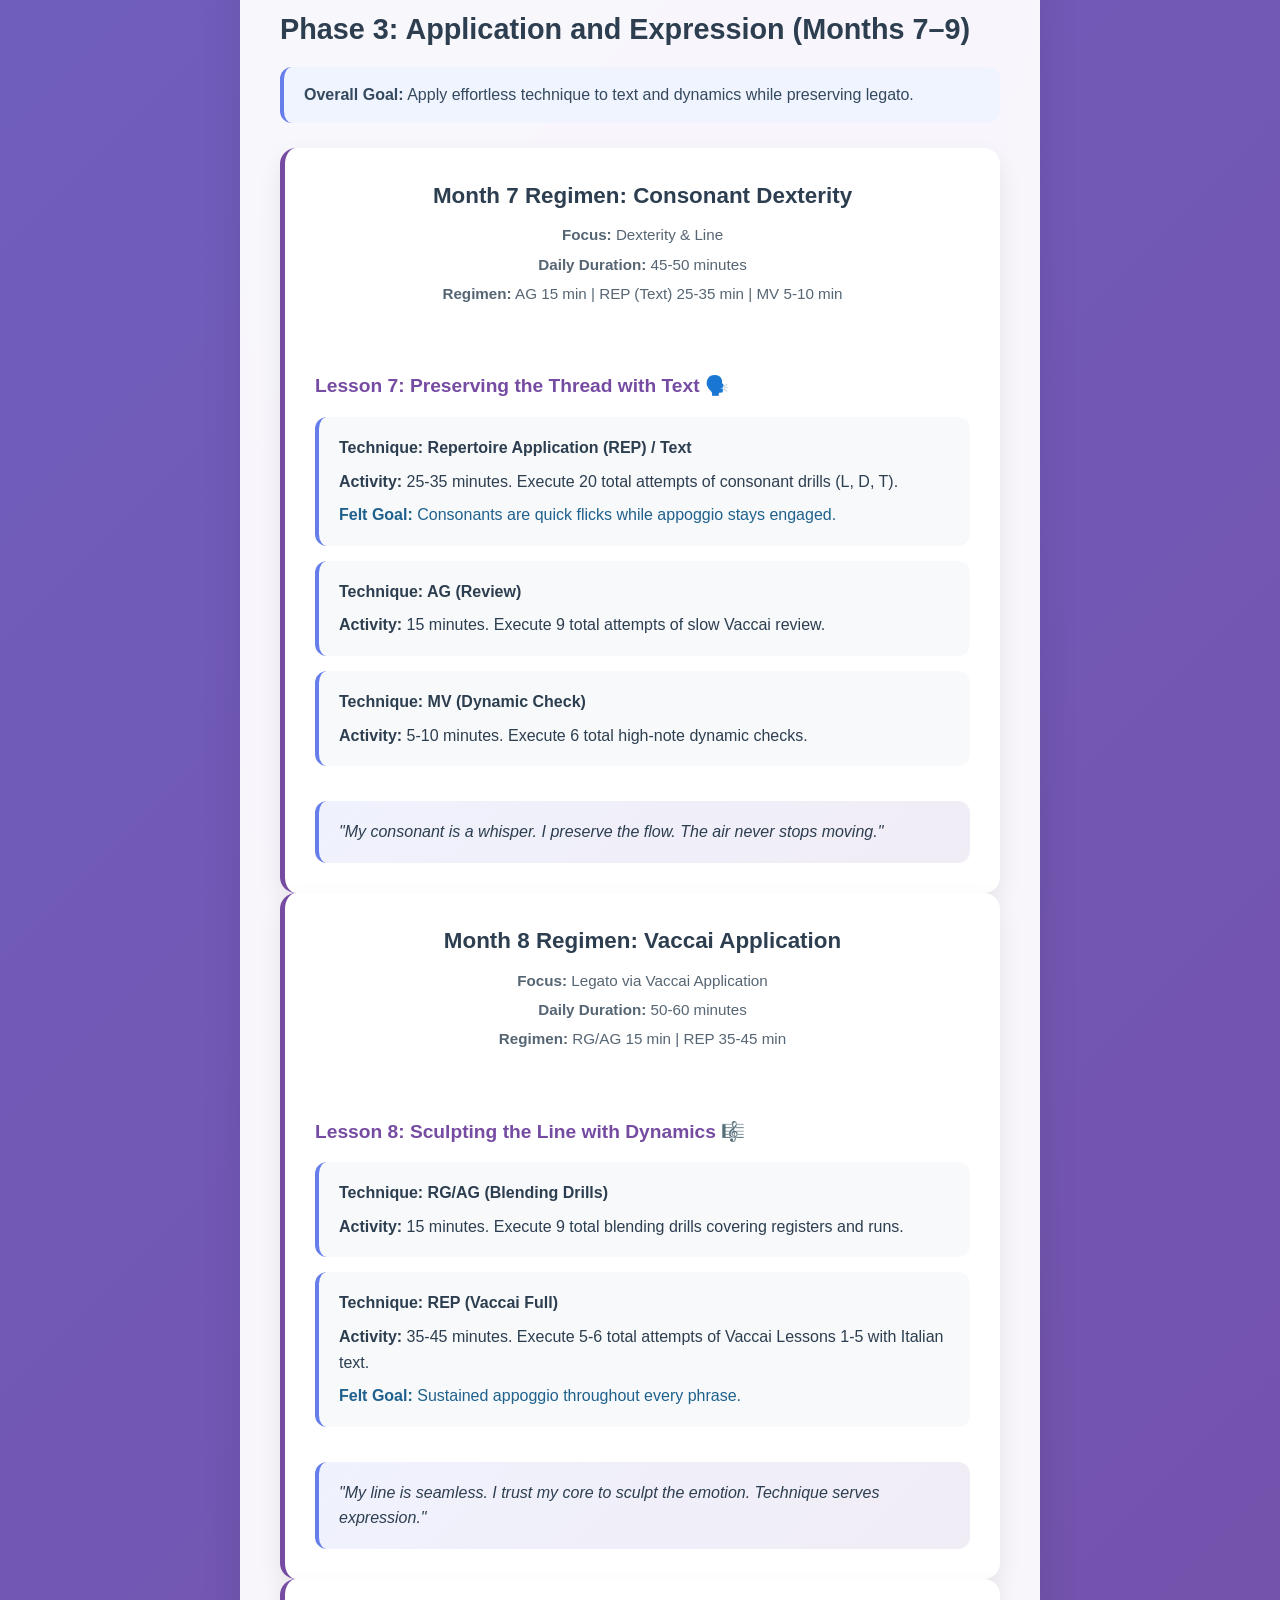
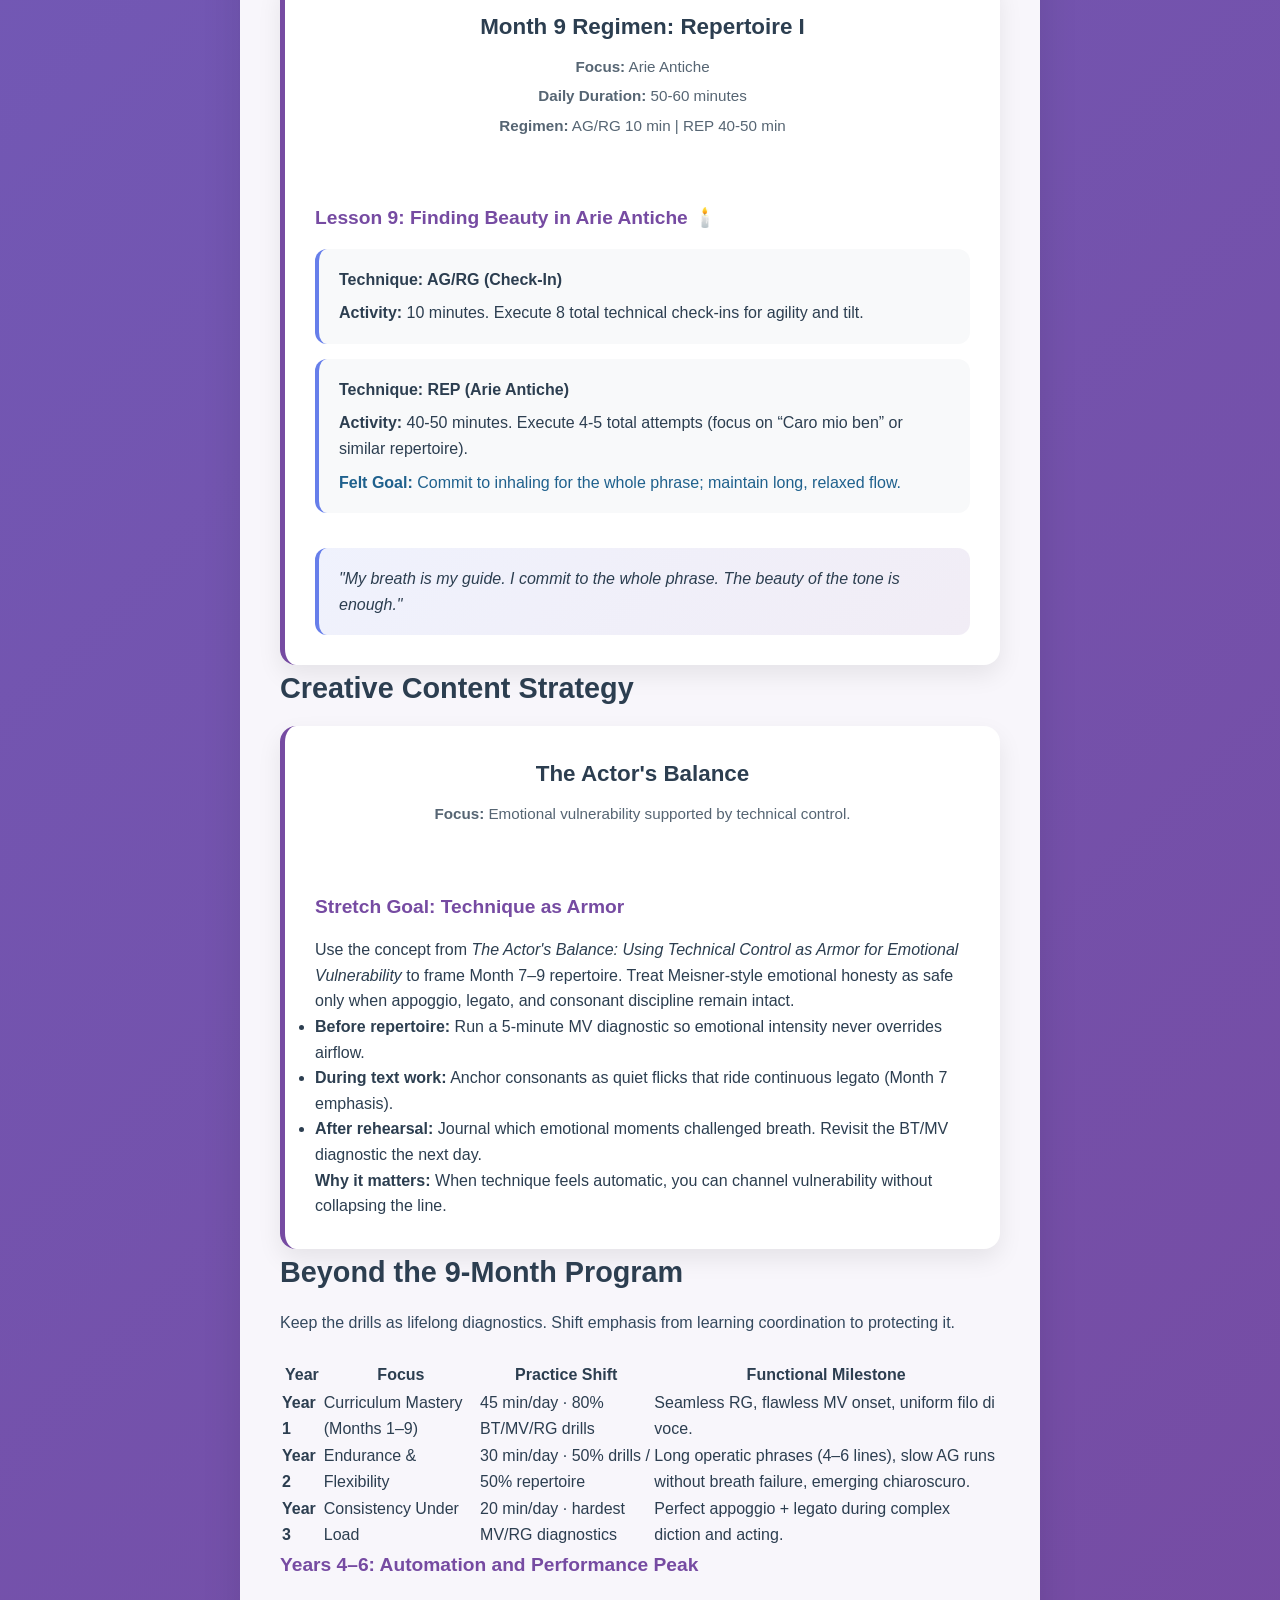
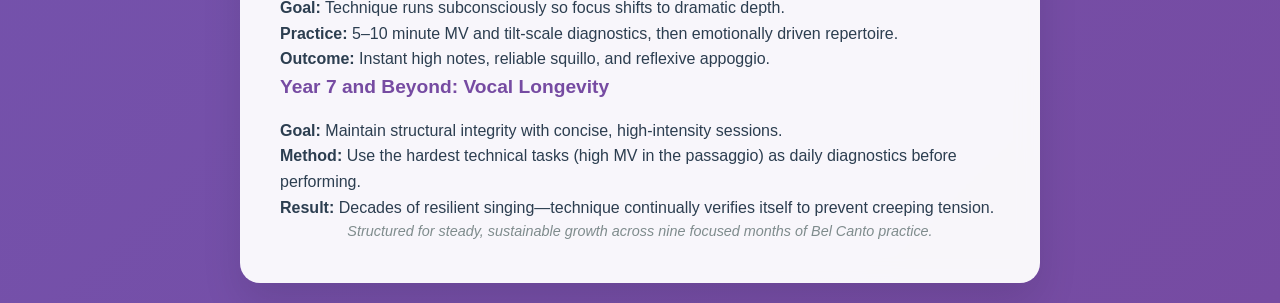
<file: vocal-exercises.html>
<!DOCTYPE html>
<html lang="en">
<head>
    <meta charset="UTF-8">
    <meta name="viewport" content="width=device-width, initial-scale=1.0">
    <title>Bel Canto Practice</title>
    <link rel="stylesheet" href="styles.css">
</head>
<body>
    <div class="container">
        <header>
            <nav class="main-nav top-nav">
                <a href="./" class="nav-link">Breathing Exercise</a>
                <a href="./vocal-exercises.html" class="nav-link active">Practice</a>
                <a href="./physical-exercises.html" class="nav-link">Physical Anchors</a>
                <a href="./companion-guide.html" class="nav-link">Companion Guide</a>
            </nav>

            <h1>Bel Canto Practice: Focused Mastery</h1>
            <p class="subtitle">Convert intuitive felt goals into precise, reliable vocal technique in nine months.</p>
        </header>

        <main class="practice-guide">
            <section class="practice-section">
                <h2>Introduction & Quality Control Framework</h2>
                <p class="section-lead">The goal is freedom through structure. Prioritize quality over speed, and let disciplined repetition build lasting freedom.</p>
                <div class="definition-grid">
                    <article class="definition-card">
                        <div class="definition-header">
                            <h3>BT</h3>
                            <a class="definition-info-link" href="companion-guide.html#engine" aria-label="Open BT quality checklist">ℹ️</a>
                        </div>
                        <p><strong>Breath Work &amp; Body</strong></p>
                        <p>Practice of appoggio (muscular resistance in the core) to regulate air pressure.<br><span class="definition-tag">(The Engine)</span></p>
                    </article>
                    <article class="definition-card">
                        <div class="definition-header">
                            <h3>MV</h3>
                            <a class="definition-info-link" href="companion-guide.html#polish" aria-label="Open MV quality checklist">ℹ️</a>
                        </div>
                        <p><strong>Messa di Voce</strong></p>
                        <p>The seamless swell and diminish of tone, including the filo di voce.<br><span class="definition-tag">(The Driving Test)</span></p>
                    </article>
                    <article class="definition-card">
                        <div class="definition-header">
                            <h3>VO</h3>
                            <a class="definition-info-link" href="companion-guide.html#vo" aria-label="Open VO quality checklist">ℹ️</a>
                        </div>
                        <p><strong>Vowel Purity / Scale Work</strong></p>
                        <p>Practice achieving a pure, consistent tone across scales with minimal jaw movement.<br><span class="definition-tag">(The Acoustic Seal)</span></p>
                    </article>
                    <article class="definition-card">
                        <div class="definition-header">
                            <h3>RG</h3>
                            <a class="definition-info-link" href="companion-guide.html#regulator" aria-label="Open RG quality checklist">ℹ️</a>
                        </div>
                        <p><strong>Register Transition</strong></p>
                        <p>Bridging registers using the laryngeal tilt for effortless high notes.<br><span class="definition-tag">(The Regulator)</span></p>
                    </article>
                    <article class="definition-card">
                        <div class="definition-header">
                            <h3>AG</h3>
                            <a class="definition-info-link" href="companion-guide.html#flexibility" aria-label="Open AG quality checklist">ℹ️</a>
                        </div>
                        <p><strong>Agility</strong></p>
                        <p>Rapid scales and runs focused on maintaining legato and fluidity.<br><span class="definition-tag">(The Flexibility)</span></p>
                    </article>
                    <article class="definition-card">
                        <div class="definition-header">
                            <h3>REP</h3>
                            <a class="definition-info-link" href="companion-guide.html#flexibility" aria-label="Open REP quality checklist">ℹ️</a>
                        </div>
                        <p><strong>Repertoire Application</strong></p>
                        <p>Integration of all skills into musical phrases and text.<br><span class="definition-tag">(The Performance)</span></p>
                    </article>
        </div>
            </section>

            <section class="practice-section">
                <h2>Physical Anchors: Daily Supplement</h2>
                <p class="section-lead">Prime the body with concise, tactile drills so appoggio feels reflexive before singing.</p>
                <div class="definition-grid">
                    <article class="definition-card">
                        <h3>The Low Anchor (The Zipper)</h3>
                        <p><strong>Goal:</strong> Engage the deepest core (Transverse Abdominis + pelvic floor).</p>
                        <p><strong>How:</strong> Visualize a zipper drawing from tailbone to belly button. Light pelvic-floor activation reinforces elastic lift&mdash;never strain.</p>
                    </article>
                    <article class="definition-card">
                        <h3>Diaphragmatic Resistance (Book Check)</h3>
                        <p><strong>Goal:</strong> Control the diaphragm’s slow recoil.</p>
                        <p><strong>How:</strong> Lie down with a book on the abdomen during hiss cycles. Resist the book’s descent for 10&ndash;15 seconds to build steady exhale pressure.</p>
                    </article>
                    <article class="definition-card">
                        <h3>The Postural Anchor (Wall Support)</h3>
                        <p><strong>Goal:</strong> Maintain tall, easy appoggio posture.</p>
                        <p><strong>How:</strong> Stand with heels, calves, shoulders, and head on a wall. Breathe slowly while keeping the entire chain in contact.</p>
                    </article>
                </div>
            </section>

            <section class="practice-section">
                <h2>Phase 1: The Foundation of Air and Flow (Months&nbsp;1&ndash;3)</h2>
                <p class="phase-goal"><strong>Overall Goal:</strong> Establish appoggio (BT) and the gentle onset (MV).</p>

                <article class="month-card">
                    <header>
                        <h3>Month 1 Regimen: Breath and Initial Tone</h3>
                        <p class="month-meta"><strong>Focus:</strong> Breath (Appoggio &amp; Body)</p>
                        <p class="month-meta"><strong>Daily Duration:</strong> 30-45 minutes</p>
                        <p class="month-meta"><strong>Regimen:</strong> BT 20 min | MV 10-15 min | VO 5-10 min</p>
                    </header>
                    <div class="lesson">
                        <h4>Lesson 1: Air, Onset, and Vowels 🎬</h4>
                        <ul class="regimen-list">
                            <li><strong>Core Primer (BT) &ndash; 5 min:</strong> 3 sets of 5 sharp bursts (3&ndash;5 s) to wake up deep support.</li>
                            <li><strong>Hiss/Hold (BT) &ndash; 20 min:</strong> 40 cycles of 15 s hiss + 15 s rest to prove elastic resistance.</li>
                            <li><strong>MV Initial Onset &ndash; 10&ndash;15 min:</strong> 30 coordinated 10 s attacks on C4&ndash;D4 with 20 s rest.</li>
                            <li><strong>VO Initial Vowels &ndash; 5&ndash;10 min:</strong> 30 five-note scales on U/O only to verify throat freedom.</li>
                        </ul>
                        <div class="technique-block">
                            <h5>Technique: Breath Work &amp; Body (BT)</h5>
                            <p><strong>Activity:</strong> Combine the 5-minute core primer with 20 minutes of hiss/hold work. After three sets of sharp breaths, continue with 40 cycles of 15-second sustained hisses (15-second rest).</p>
                            <p class="felt-goal"><strong>Felt Goal:</strong> The core is steady and the throat stays quiet.</p>
                        </div>
                        <div class="technique-block">
                            <h5>Technique: Messa di Voce (MV)</h5>
                            <p><strong>Activity:</strong> 10&ndash;15 minutes. Execute 30 total 10-second coordinated attacks on C4&ndash;D4 (filo di voce onset) with 20-second rests.</p>
                            <p class="felt-goal"><strong>Felt Goal:</strong> The sound starts instantaneously and softly with zero push.</p>
                        </div>
                        <div class="technique-block">
                            <h5>Technique: Vowel Purity / Scale Work (VO)</h5>
                            <p><strong>Activity:</strong> 5&ndash;10 minutes. Execute 30 short five-note scales (U or O vowel only) with 15-second rests to verify jaw relaxation before adding other vowels.</p>
                            <p class="felt-goal"><strong>Felt Goal:</strong> The throat remains relaxed during simple pitch changes.</p>
                        </div>
                        <p class="stretch-goal"><strong>Stretch Goal Reading:</strong> The Master of the Mundane &mdash; train yourself to sustain 40 seconds of hiss effortlessly.</p>
            </div>
                    <p class="affirmation">"My effort is gentle. I am proving that the feeling of effortlessness can be sustained. I am looking for ease, not effort."</p>
                </article>

                <article class="month-card">
                    <header>
                        <h3>Month 2 Regimen: Tone and Swell</h3>
                        <p class="month-meta"><strong>Focus:</strong> Tone (Messa di Voce)</p>
                        <p class="month-meta"><strong>Daily Duration:</strong> 40-50 minutes</p>
                        <p class="month-meta"><strong>Regimen:</strong> BT 10 min | MV 20-25 min | VO 10-15 min</p>
                    </header>
                    <div class="lesson">
                        <h4>Lesson 2: Full Swell and Vowel Expansion 🎙️</h4>
                        <ul class="regimen-list">
                            <li><strong>BT Review &ndash; 10 min:</strong> 8 sustained hiss cycles to re-anchor breath.</li>
                            <li><strong>MV Full Swell &ndash; 20&ndash;25 min:</strong> 16 pp &lt; mf &gt; pp &gt; filo di voce cycles on C4&ndash;D4.</li>
                            <li><strong>VO Expanded Vowels &ndash; 10&ndash;15 min:</strong> 15 five-note scale attempts cycling all five Italian vowels.</li>
                        </ul>
                        <div class="technique-block">
                            <h5>Technique: BT (Review)</h5>
                            <p><strong>Activity:</strong> 10 minutes devoted to eight sustained hiss cycles that re-confirm quiet throat and deep resistance.</p>
                        </div>
                        <div class="technique-block">
                            <h5>Technique: MV (Full Swell)</h5>
                            <p><strong>Activity:</strong> 20&ndash;25 minutes. Execute 16 total pp &lt; mf &gt; pp &gt; filo di voce cycles on C4&ndash;D4, observing how the appoggio shifts instead of the throat.</p>
                            <p class="felt-goal"><strong>Felt Goal:</strong> Dynamic changes come from smooth shifts in appoggio resistance, not throat effort. The tone is drawn out, not pushed.</p>
        </div>
                        <div class="technique-block">
                            <h5>Technique: VO (Expanded)</h5>
                            <p><strong>Activity:</strong> 10&ndash;15 minutes. Execute 15 five-note scales, rotating through A, E, I, O, U with an equal, open tone.</p>
                            <p class="felt-goal"><strong>Felt Goal:</strong> Every vowel feels equally easy and open.</p>
        </div>
                        <p class="stretch-goal"><strong>Stretch Goal Reading:</strong> The Driving Test &mdash; treat the messa di voce as proof that appoggio alone handles dynamics.</p>
    </div>
                    <p class="affirmation">"My flow is seamless. I trust my core to manage the resistance. My voice is being drawn out, not pushed."</p>
                </article>

                <article class="month-card">
                    <header>
                        <h3>Month 3 Regimen: Purity and Stability</h3>
                        <p class="month-meta"><strong>Focus:</strong> Vowel Purity &amp; Stability</p>
                        <p class="month-meta"><strong>Daily Duration:</strong> 40-50 minutes</p>
                        <p class="month-meta"><strong>Regimen:</strong> BT 5 min | VO 20-25 min | MV 15-20 min</p>
                    </header>
                    <div class="lesson">
                        <h4>Lesson 3: Vowel Uniformity and MV Integration 👂</h4>
                        <ul class="regimen-list">
                            <li><strong>BT Check &ndash; 5 min:</strong> 5 sustained hiss cycles to confirm instant support engagement.</li>
                            <li><strong>VO Precision &ndash; 20&ndash;25 min:</strong> 20 full vowel cycles with passive throat and precise tongue shapes.</li>
                            <li><strong>MV Integration &ndash; 15&ndash;20 min:</strong> 12 short three-note messa di voce patterns across C4&ndash;E4.</li>
                        </ul>
                        <div class="technique-block">
                            <h5>Technique: BT (Check)</h5>
                            <p><strong>Activity:</strong> 5 minutes. Execute five sustained appoggio cycles that snap into place without any throat squeeze.</p>
                        </div>
                        <div class="technique-block">
                            <h5>Technique: VO (Precision)</h5>
                            <p><strong>Activity:</strong> 20&ndash;25 minutes. Execute 20 total vowel cycles, watching jaw stillness and tongue precision.</p>
                            <p class="felt-goal"><strong>Felt Goal:</strong> The throat stays passive.</p>
                        </div>
                        <div class="technique-block">
                            <h5>Technique: MV (Integration)</h5>
                            <p><strong>Activity:</strong> 15&ndash;20 minutes. Execute 12 short three-note messa di voce patterns across C4&ndash;E4 to fuse vowel precision with dynamic agility.</p>
                            <p class="felt-goal"><strong>Felt Goal:</strong> Dynamic changes remain instantaneous and precise.</p>
                        </div>
                        <p class="stretch-goal"><strong>Stretch Goal Reading:</strong> Vowels and Tension &mdash; keep the tongue free to unlock acoustic purity.</p>
                    </div>
                    <p class="affirmation">"Every vowel must feel as effortless as my easiest low tone. I keep my throat passive."</p>
                </article>
            </section>

            <section class="practice-section">
                <h2>Phase 2: Unification and Agility (Months&nbsp;4&ndash;6)</h2>
                <p class="phase-goal"><strong>Overall Goal:</strong> Achieve the laryngeal tilt (RG) and build legato (AG).</p>

                <article class="month-card">
                    <header>
                        <h3>Month 4 Regimen: The Tilt and Passaggio Introduction</h3>
                        <p class="month-meta"><strong>Focus:</strong> Laryngeal Tilt &amp; Passaggio</p>
                        <p class="month-meta"><strong>Daily Duration:</strong> 40-50 minutes</p>
                        <p class="month-meta"><strong>Regimen:</strong> BT/MV 10 min | RG 25-35 min | VO 5-10 min</p>
                    </header>
                    <div class="lesson">
                        <h4>Lesson 4: Finding Outward Extension 🚀</h4>
                        <ul class="regimen-list">
                            <li><strong>BT/MV Warm-up &ndash; 10 min:</strong> 6 quick MV reps to stabilize gentle onset.</li>
                            <li><strong>RG Scales &ndash; 25&ndash;35 min:</strong> 20 five-note scales up to E4/F4 on “Ney” or “Mee.”</li>
                            <li><strong>VO Review &ndash; 5&ndash;10 min:</strong> 5 middle-range vowel checks to keep resonance unified.</li>
                        </ul>
                        <div class="technique-block">
                            <h5>Technique: Register Transition (RG) / Laryngeal Tilt</h5>
                            <p><strong>Activity:</strong> 25&ndash;35 minutes. Execute 20 five-note scales up to E4/F4 on “Ney” or “Mee,” insisting the top note feels lighter than the one below.</p>
                            <p class="felt-goal"><strong>Felt Goal:</strong> The high note feels lighter than the note below and rings outward.</p>
                        </div>
                        <div class="technique-block">
                            <h5>Technique: BT/MV (Warm-Up)</h5>
                            <p><strong>Activity:</strong> 10 minutes. Execute six quick MV reps so the onset stays pillowy before entering the passaggio.</p>
                        </div>
                        <div class="technique-block">
                            <h5>Technique: VO (Review)</h5>
                            <p><strong>Activity:</strong> 5&ndash;10 minutes. Execute five middle-range vowel reviews to verify vowel integrity as pitch rises.</p>
                        </div>
                        <p class="stretch-goal"><strong>Stretch Goal Reading:</strong> Beyond the Snarl &mdash; decode laryngeal tilt so high notes float without added effort.</p>
                    </div>
                    <p class="affirmation">"The high note must feel lighter than the note below it. I send the tone outward, not upward."</p>
                </article>

                <article class="month-card">
                    <header>
                        <h3>Month 5 Regimen: Register Unification</h3>
                        <p class="month-meta"><strong>Focus:</strong> Passaggio Integration</p>
                        <p class="month-meta"><strong>Daily Duration:</strong> 45-55 minutes</p>
                        <p class="month-meta"><strong>Regimen:</strong> BT 5 min | RG 30-40 min | MV 10-15 min</p>
                    </header>
                    <div class="lesson">
                        <h4>Lesson 5: The Seamless Slide and High MV 🛑</h4>
                        <ul class="regimen-list">
                            <li><strong>BT Confirm &ndash; 5 min:</strong> 5 sustained appoggio cycles before heavier work.</li>
                            <li><strong>RG Slow Slides &ndash; 30 min:</strong> 18 slow octave slides (C4→G4) maintaining constant tonal weight.</li>
                            <li><strong>MV High Notes &ndash; 10&ndash;15 min:</strong> 9 high-note MV attempts on F4/G4.</li>
                        </ul>
                        <div class="technique-block">
                            <h5>Technique: BT (Confirm)</h5>
                            <p><strong>Activity:</strong> 5 minutes. Execute five sustained cycles that lock in buoyant support before sliding work.</p>
                        </div>
                        <div class="technique-block">
                            <h5>Technique: RG (Slides)</h5>
                            <p><strong>Activity:</strong> 30 minutes. Execute 18 slow octave slides (C4→G4), matching tone quality through the passaggio.</p>
                            <p class="felt-goal"><strong>Felt Goal:</strong> Tone quality stays constant across the passaggio.</p>
                        </div>
                        <div class="technique-block">
                            <h5>Technique: MV (High)</h5>
                            <p><strong>Activity:</strong> 10&ndash;15 minutes. Execute nine high-note MV cycles (F4/G4) that stop via breath, not tension.</p>
                            <p class="felt-goal"><strong>Felt Goal:</strong> High-note stability with a coordinated stop.</p>
                        </div>
                        <p class="stretch-goal"><strong>Stretch Goal Reading:</strong> High Notes at Low Volume &mdash; master dynamic resilience in the passaggio.</p>
                    </div>
                    <p class="affirmation">"My flow is seamless. I trust my appoggio to carry me across the registers. I halt the tone gently, using breath, not tension."</p>
                </article>

                <article class="month-card">
                    <header>
                        <h3>Month 6 Regimen: Agility I</h3>
                        <p class="month-meta"><strong>Focus:</strong> Legato &amp; Flexibility</p>
                        <p class="month-meta"><strong>Daily Duration:</strong> 40-50 minutes</p>
                        <p class="month-meta"><strong>Regimen:</strong> BT/RG 10 min | AG 30-40 min | MV 5-10 min</p>
                    </header>
                    <div class="lesson">
                        <h4>Lesson 6: The Unbroken Thread 🧵</h4>
                        <ul class="regimen-list">
                            <li><strong>BT/RG Warm-up &ndash; 10 min:</strong> 8 tilt scales to keep the high notes buoyant.</li>
                            <li><strong>AG Slow Vaccai Runs &ndash; 30&ndash;40 min:</strong> 15 attempts of Lessons 1&ndash;3 with deliberate tempo.</li>
                            <li><strong>MV Quick Check &ndash; 5&ndash;10 min:</strong> 6 rapid MV reps through dynamic extremes.</li>
                        </ul>
                        <div class="technique-block">
                            <h5>Technique: Agility (AG) / Legato</h5>
                            <p><strong>Activity:</strong> 30&ndash;40 minutes. Execute 15 slow-tempo Vaccai Lesson 1&ndash;3 runs where air feels like a continuous stream.</p>
                            <p class="felt-goal"><strong>Felt Goal:</strong> Air flow feels like a continuous, unbroken stream of water.</p>
                        </div>
                        <div class="technique-block">
                            <h5>Technique: BT/RG (Warm-Up)</h5>
                            <p><strong>Activity:</strong> 10 minutes. Execute eight tilt scales to keep high-note access supple.</p>
                        </div>
                        <div class="technique-block">
                            <h5>Technique: MV (Quick Check)</h5>
                            <p><strong>Activity:</strong> 5&ndash;10 minutes. Execute six quick MV reps through dynamic extremes to confirm agility stays tied to airflow.</p>
                        </div>
                        <p class="stretch-goal"><strong>Stretch Goal Reading:</strong> The Violinist's Bow &mdash; treat air like a bow that never stops.</p>
                    </div>
                    <p class="affirmation">"My air is continuous. I focus on flow, not speed. My throat is passive, and my line is unbroken."</p>
                </article>
            </section>

            <section class="practice-section">
                <h2>Phase 3: Application and Expression (Months&nbsp;7&ndash;9)</h2>
                <p class="phase-goal"><strong>Overall Goal:</strong> Apply effortless technique to text and dynamics while preserving legato.</p>

                <article class="month-card">
                    <header>
                        <h3>Month 7 Regimen: Consonant Dexterity</h3>
                        <p class="month-meta"><strong>Focus:</strong> Dexterity &amp; Line</p>
                        <p class="month-meta"><strong>Daily Duration:</strong> 45-50 minutes</p>
                        <p class="month-meta"><strong>Regimen:</strong> AG 15 min | REP (Text) 25-35 min | MV 5-10 min</p>
                    </header>
                    <div class="lesson">
                        <h4>Lesson 7: Preserving the Thread with Text 🗣️</h4>
                        <div class="technique-block">
                            <h5>Technique: Repertoire Application (REP) / Text</h5>
                            <p><strong>Activity:</strong> 25-35 minutes. Execute 20 total attempts of consonant drills (L, D, T).</p>
                            <p class="felt-goal"><strong>Felt Goal:</strong> Consonants are quick flicks while appoggio stays engaged.</p>
                        </div>
                        <div class="technique-block">
                            <h5>Technique: AG (Review)</h5>
                            <p><strong>Activity:</strong> 15 minutes. Execute 9 total attempts of slow Vaccai review.</p>
                        </div>
                        <div class="technique-block">
                            <h5>Technique: MV (Dynamic Check)</h5>
                            <p><strong>Activity:</strong> 5-10 minutes. Execute 6 total high-note dynamic checks.</p>
                        </div>
                            </div>
                    <p class="affirmation">"My consonant is a whisper. I preserve the flow. The air never stops moving."</p>
                </article>

                <article class="month-card">
                    <header>
                        <h3>Month 8 Regimen: Vaccai Application</h3>
                        <p class="month-meta"><strong>Focus:</strong> Legato via Vaccai Application</p>
                        <p class="month-meta"><strong>Daily Duration:</strong> 50-60 minutes</p>
                        <p class="month-meta"><strong>Regimen:</strong> RG/AG 15 min | REP 35-45 min</p>
                    </header>
                    <div class="lesson">
                        <h4>Lesson 8: Sculpting the Line with Dynamics 🎼</h4>
                        <div class="technique-block">
                            <h5>Technique: RG/AG (Blending Drills)</h5>
                            <p><strong>Activity:</strong> 15 minutes. Execute 9 total blending drills covering registers and runs.</p>
                            </div>
                        <div class="technique-block">
                            <h5>Technique: REP (Vaccai Full)</h5>
                            <p><strong>Activity:</strong> 35-45 minutes. Execute 5-6 total attempts of Vaccai Lessons 1-5 with Italian text.</p>
                            <p class="felt-goal"><strong>Felt Goal:</strong> Sustained appoggio throughout every phrase.</p>
                        </div>
                    </div>
                    <p class="affirmation">"My line is seamless. I trust my core to sculpt the emotion. Technique serves expression."</p>
                </article>

                <article class="month-card">
                    <header>
                        <h3>Month 9 Regimen: Repertoire I</h3>
                        <p class="month-meta"><strong>Focus:</strong> Arie Antiche</p>
                        <p class="month-meta"><strong>Daily Duration:</strong> 50-60 minutes</p>
                        <p class="month-meta"><strong>Regimen:</strong> AG/RG 10 min | REP 40-50 min</p>
                    </header>
                    <div class="lesson">
                        <h4>Lesson 9: Finding Beauty in Arie Antiche 🕯️</h4>
                        <div class="technique-block">
                            <h5>Technique: AG/RG (Check-In)</h5>
                            <p><strong>Activity:</strong> 10 minutes. Execute 8 total technical check-ins for agility and tilt.</p>
                        </div>
                        <div class="technique-block">
                            <h5>Technique: REP (Arie Antiche)</h5>
                            <p><strong>Activity:</strong> 40-50 minutes. Execute 4-5 total attempts (focus on “Caro mio ben” or similar repertoire).</p>
                            <p class="felt-goal"><strong>Felt Goal:</strong> Commit to inhaling for the whole phrase; maintain long, relaxed flow.</p>
                        </div>
        </div>
                    <p class="affirmation">"My breath is my guide. I commit to the whole phrase. The beauty of the tone is enough."</p>
                </article>
            </section>
        </main>
  <section class="practice-section">
                <h2>Creative Content Strategy</h2>
                <article class="month-card">
                    <header>
                        <h3>The Actor's Balance</h3>
                        <p class="month-meta"><strong>Focus:</strong> Emotional vulnerability supported by technical control.</p>
                    </header>
                    <div class="lesson">
                        <h4>Stretch Goal: Technique as Armor</h4>
                        <p>Use the concept from <em>The Actor's Balance: Using Technical Control as Armor for Emotional Vulnerability</em> to frame Month 7&ndash;9 repertoire. Treat Meisner-style emotional honesty as safe only when appoggio, legato, and consonant discipline remain intact.</p>
                        <ul class="regimen-list">
                            <li><strong>Before repertoire:</strong> Run a 5-minute MV diagnostic so emotional intensity never overrides airflow.</li>
                            <li><strong>During text work:</strong> Anchor consonants as quiet flicks that ride continuous legato (Month 7 emphasis).</li>
                            <li><strong>After rehearsal:</strong> Journal which emotional moments challenged breath. Revisit the BT/MV diagnostic the next day.</li>
                        </ul>
                        <p class="stretch-goal"><strong>Why it matters:</strong> When technique feels automatic, you can channel vulnerability without collapsing the line.</p>
                    </div>
                </article>
            </section>

            <section class="practice-section">
                <h2>Beyond the 9-Month Program</h2>
                <p class="section-lead">Keep the drills as lifelong diagnostics. Shift emphasis from learning coordination to protecting it.</p>
                <div class="table-wrapper">
                    <table>
                        <thead>
                            <tr>
                                <th>Year</th>
                                <th>Focus</th>
                                <th>Practice Shift</th>
                                <th>Functional Milestone</th>
                            </tr>
                        </thead>
                        <tbody>
                            <tr>
                                <td><strong>Year 1</strong></td>
                                <td>Curriculum Mastery (Months 1&ndash;9)</td>
                                <td>45 min/day &middot; 80% BT/MV/RG drills</td>
                                <td>Seamless RG, flawless MV onset, uniform filo di voce.</td>
                            </tr>
                            <tr>
                                <td><strong>Year 2</strong></td>
                                <td>Endurance &amp; Flexibility</td>
                                <td>30 min/day &middot; 50% drills / 50% repertoire</td>
                                <td>Long operatic phrases (4&ndash;6 lines), slow AG runs without breath failure, emerging chiaroscuro.</td>
                            </tr>
                            <tr>
                                <td><strong>Year 3</strong></td>
                                <td>Consistency Under Load</td>
                                <td>20 min/day &middot; hardest MV/RG diagnostics</td>
                                <td>Perfect appoggio + legato during complex diction and acting.</td>
                            </tr>
                        </tbody>
                    </table>
                </div>
                <div class="lesson">
                    <h4>Years 4&ndash;6: Automation and Performance Peak</h4>
                    <p><strong>Goal:</strong> Technique runs subconsciously so focus shifts to dramatic depth.</p>
                    <p><strong>Practice:</strong> 5&ndash;10 minute MV and tilt-scale diagnostics, then emotionally driven repertoire.</p>
                    <p><strong>Outcome:</strong> Instant high notes, reliable squillo, and reflexive appoggio.</p>
                </div>
                <div class="lesson">
                    <h4>Year 7 and Beyond: Vocal Longevity</h4>
                    <p><strong>Goal:</strong> Maintain structural integrity with concise, high-intensity sessions.</p>
                    <p><strong>Method:</strong> Use the hardest technical tasks (high MV in the passaggio) as daily diagnostics before performing.</p>
                    <p><strong>Result:</strong> Decades of resilient singing&mdash;technique continually verifies itself to prevent creeping tension.</p>
                </div>
            </section>
        
        <footer>
            <p>Structured for steady, sustainable growth across nine focused months of Bel Canto practice.</p>
        </footer>
    </div>

</body>
</html>
</file>
<file: styles.css>
/* Reset and base styles */
* {
    margin: 0;
    padding: 0;
    box-sizing: border-box;
}

body {
    font-family: 'Segoe UI', Tahoma, Geneva, Verdana, sans-serif;
    line-height: 1.6;
    color: #2c3e50;
    background: linear-gradient(135deg, #667eea 0%, #764ba2 100%);
    min-height: 100vh;
    padding: 20px;
}

.container {
    max-width: 800px;
    margin: 0 auto;
    background: rgba(255, 255, 255, 0.95);
    border-radius: 20px;
    padding: 40px;
    box-shadow: 0 20px 40px rgba(0, 0, 0, 0.1);
    backdrop-filter: blur(10px);
}

/* Header */
header {
    text-align: center;
    margin-bottom: 40px;
}

h1 {
    font-size: 2.5rem;
    color: #2c3e50;
    margin-bottom: 10px;
    font-weight: 300;
}

.subtitle {
    color: #7f8c8d;
    font-size: 1.1rem;
    font-weight: 300;
    margin-bottom: 20px;
}

/* Navigation */
.main-nav {
    display: flex;
    justify-content: center;
    gap: 16px;
    margin-bottom: 25px;
    flex-wrap: wrap;
}

.top-nav {
    margin-top: 0;
}

.nav-link {
    padding: 10px 20px;
    background: rgba(255, 255, 255, 0.1);
    color: #2c3e50;
    text-decoration: none;
    border-radius: 25px;
    font-weight: 600;
    transition: all 0.3s ease;
    border: 2px solid transparent;
    order: 0;
}

.top-nav .nav-link {
    order: 0;
}

.nav-link:hover {
    background: rgba(102, 126, 234, 0.1);
    color: #667eea;
    transform: translateY(-2px);
}

.nav-link.active {
    background: linear-gradient(135deg, #667eea 0%, #764ba2 100%);
    color: white;
    border-color: #667eea;
}

/* Exercise info */
.exercise-info {
    background: #f8f9fa;
    padding: 25px;
    border-radius: 15px;
    margin-bottom: 30px;
    border-left: 4px solid #667eea;
}

.exercise-info h2 {
    color: #2c3e50;
    margin-bottom: 15px;
    font-size: 1.5rem;
}

.exercise-info p {
    margin-bottom: 15px;
    color: #34495e;
}

.key-points {
    background: #fff;
    padding: 20px;
    border-radius: 10px;
    margin-top: 15px;
}

.key-points h3 {
    color: #2c3e50;
    margin-bottom: 10px;
}

.key-points ul {
    list-style: none;
    padding-left: 0;
}

.key-points li {
    padding: 8px 0;
    padding-left: 25px;
    position: relative;
    color: #34495e;
}

.key-points li::before {
    content: "✓";
    position: absolute;
    left: 0;
    color: #27ae60;
    font-weight: bold;
}

/* Exercise controls */
.exercise-controls {
    background: #fff;
    padding: 30px;
    border-radius: 15px;
    margin-bottom: 30px;
    box-shadow: 0 5px 15px rgba(0, 0, 0, 0.08);
}

.settings {
    display: flex;
    gap: 30px;
    margin-bottom: 25px;
    flex-wrap: wrap;
}

.settings label {
    display: block;
    font-weight: 600;
    color: #2c3e50;
    margin-bottom: 8px;
}

.settings input {
    width: 80px;
    padding: 10px;
    border: 2px solid #e9ecef;
    border-radius: 8px;
    font-size: 1rem;
    text-align: center;
    transition: border-color 0.3s ease;
}

.settings input:focus {
    outline: none;
    border-color: #667eea;
}

.current-cycle {
    text-align: center;
    margin-bottom: 25px;
}

.cycle-info {
    background: #667eea;
    color: white;
    padding: 15px 30px;
    border-radius: 25px;
    display: inline-block;
    font-size: 1.2rem;
    font-weight: 600;
}

/* Timer display */
.timer-display {
    text-align: center;
    margin-bottom: 30px;
    padding: 30px;
    background: linear-gradient(135deg, #f8f9fa 0%, #e9ecef 100%);
    border-radius: 15px;
}

.phase {
    font-size: 2.5rem;
    font-weight: 300;
    color: #2c3e50;
    margin-bottom: 15px;
    text-transform: uppercase;
    letter-spacing: 2px;
}

.phase.ready {
    color: #95a5a6;
}

.phase.inhale {
    color: #3498db;
}

.phase.hold {
    color: #f39c12;
}

.phase.exhale {
    color: #e74c3c;
}

.countdown {
    font-size: 4rem;
    font-weight: 200;
    color: #2c3e50;
    font-family: 'Courier New', monospace;
}

/* Controls */
.controls {
    display: flex;
    gap: 15px;
    justify-content: center;
    margin-bottom: 25px;
    flex-wrap: wrap;
}

.btn {
    padding: 12px 24px;
    border: none;
    border-radius: 25px;
    font-size: 1rem;
    font-weight: 600;
    cursor: pointer;
    transition: all 0.3s ease;
    min-width: 120px;
}

.btn.primary {
    background: linear-gradient(135deg, #667eea 0%, #764ba2 100%);
    color: white;
}

.btn.primary:hover:not(:disabled) {
    transform: translateY(-2px);
    box-shadow: 0 8px 20px rgba(102, 126, 234, 0.3);
}

.btn.secondary {
    background: #ecf0f1;
    color: #2c3e50;
}

.btn.secondary:hover:not(:disabled) {
    background: #d5dbdb;
    transform: translateY(-2px);
}

.btn:disabled {
    opacity: 0.5;
    cursor: not-allowed;
}

/* Progress */
.progress {
    text-align: center;
}

.progress-bar {
    width: 100%;
    height: 8px;
    background: #ecf0f1;
    border-radius: 4px;
    overflow: hidden;
    margin-bottom: 10px;
}

.progress-fill {
    height: 100%;
    background: linear-gradient(135deg, #667eea 0%, #764ba2 100%);
    border-radius: 4px;
    transition: width 0.3s ease;
    width: 0%;
}

.progress-text {
    color: #7f8c8d;
    font-size: 0.9rem;
}

/* Instructions */
.instructions {
    background: #f8f9fa;
    padding: 25px;
    border-radius: 15px;
    margin-bottom: 20px;
}

.instructions h3 {
    color: #2c3e50;
    margin-bottom: 15px;
    font-size: 1.3rem;
}

.instructions ol {
    padding-left: 20px;
}

.instructions li {
    margin-bottom: 10px;
    color: #34495e;
}

.instructions strong {
    color: #2c3e50;
    font-weight: 600;
}

/* Practice guide */
.practice-guide {
    display: flex;
    flex-direction: column;
    gap: 40px;
}

.practice-section h2 {
    font-size: 1.8rem;
    color: #2c3e50;
    margin-bottom: 15px;
    overflow-wrap: anywhere;
    hyphens: auto;
}

.section-lead {
    color: #34495e;
    margin-bottom: 25px;
}

.definition-grid {
    display: grid;
    grid-template-columns: repeat(auto-fit, minmax(180px, 1fr));
    gap: 20px;
}

.definition-card {
    background: #f8f9fa;
    border-radius: 12px;
    padding: 20px;
    border-left: 4px solid #667eea;
    box-shadow: 0 5px 12px rgba(0, 0, 0, 0.05);
    position: relative;
}

.definition-card h3 {
    font-size: 1.6rem;
    color: #667eea;
    margin-bottom: 10px;
}

.definition-header {
    display: flex;
    align-items: center;
    justify-content: space-between;
    gap: 12px;
    margin-bottom: 8px;
}

.definition-header h3 {
    margin-bottom: 0;
}

.definition-info-link {
    color: #667eea;
    font-weight: 700;
    text-decoration: none;
    font-size: 1.1rem;
    padding: 4px 6px;
    border-radius: 6px;
    transition: background 0.2s ease, color 0.2s ease;
}

.definition-info-link:hover,
.definition-info-link:focus-visible {
    background: rgba(102, 126, 234, 0.12);
    color: #4c5ddf;
    outline: none;
}

.definition-tag {
    display: inline-block;
    margin-top: 8px;
    color: #7f8c8d;
    font-size: 0.85rem;
    font-style: italic;
}

.phase-goal {
    background: #f0f4ff;
    border-left: 4px solid #667eea;
    padding: 15px 20px;
    border-radius: 12px;
    color: #34495e;
    margin-bottom: 25px;
}

.month-card {
    background: #ffffff;
    border-radius: 16px;
    padding: 30px;
    box-shadow: 0 10px 25px rgba(0, 0, 0, 0.08);
    border-left: 5px solid #764ba2;
    display: flex;
    flex-direction: column;
    gap: 20px;
}

.month-card header h3 {
    font-size: 1.4rem;
    color: #2c3e50;
    margin-bottom: 10px;
    overflow-wrap: anywhere;
    hyphens: auto;
}

.month-meta {
    color: #566573;
    font-size: 0.95rem;
    margin-bottom: 5px;
}

.lesson h4 {
    font-size: 1.2rem;
    color: #764ba2;
    margin-bottom: 15px;
}

.technique-block {
    background: #f8f9fa;
    border-radius: 12px;
    padding: 18px 20px;
    margin-bottom: 15px;
    border-left: 4px solid #667eea;
}

.technique-block h5 {
    font-size: 1rem;
    color: #2c3e50;
    margin-bottom: 8px;
}

.felt-goal {
    color: #1f618d;
    margin-top: 8px;
}

.audio-control {
    display: flex;
    align-items: center;
    gap: 12px;
    margin-top: 12px;
    flex-wrap: wrap;
}

.audio-control label {
    display: flex;
    align-items: center;
    gap: 8px;
    font-weight: 600;
    color: #2c3e50;
}

.audio-control select {
    padding: 8px 12px;
    border: 2px solid #e9ecef;
    border-radius: 8px;
    font-size: 0.95rem;
    background: #ffffff;
    transition: border-color 0.2s ease;
}

.audio-control select:focus-visible {
    outline: none;
    border-color: #667eea;
}

.affirmation {
    background: linear-gradient(135deg, rgba(102, 126, 234, 0.1) 0%, rgba(118, 75, 162, 0.1) 100%);
    border-radius: 12px;
    padding: 18px 20px;
    color: #2c3e50;
    font-style: italic;
    border-left: 4px solid #667eea;
}

.physical-guide {
    display: flex;
    flex-direction: column;
    gap: 40px;
}

.physical-intro {
    background: #f8f9fa;
    padding: 25px 30px;
    border-radius: 15px;
    border-left: 4px solid #667eea;
    box-shadow: 0 8px 20px rgba(0, 0, 0, 0.05);
}

.physical-intro h2 {
    font-size: 1.8rem;
    margin-bottom: 10px;
    color: #2c3e50;
}

.physical-section {
    display: grid;
    gap: 25px;
}

.physical-card {
    background: #ffffff;
    border-radius: 16px;
    padding: 28px 30px;
    box-shadow: 0 10px 25px rgba(0, 0, 0, 0.08);
    border-left: 5px solid #667eea;
    display: flex;
    flex-direction: column;
    gap: 12px;
}

.physical-card h3 {
    font-size: 1.4rem;
    color: #2c3e50;
    margin-bottom: 8px;
    overflow-wrap: anywhere;
    hyphens: auto;
}

.physical-goal,
.physical-activity,
.physical-intention,
.physical-benefit {
    color: #34495e;
    line-height: 1.6;
}

.physical-goal strong,
.physical-activity strong,
.physical-intention strong,
.physical-benefit strong {
    color: #2c3e50;
}

.physical-benefit {
    background: linear-gradient(135deg, rgba(102, 126, 234, 0.08) 0%, rgba(118, 75, 162, 0.08) 100%);
    border-radius: 12px;
    padding: 16px 18px;
    border-left: 4px solid #764ba2;
}

.companion-guide {
    display: flex;
    flex-direction: column;
    gap: 40px;
}

.companion-intro {
    background: #f8f9fa;
    padding: 25px 30px;
    border-radius: 15px;
    border-left: 4px solid #764ba2;
    box-shadow: 0 8px 20px rgba(0, 0, 0, 0.05);
    color: #34495e;
}

.companion-section {
    display: flex;
    flex-direction: column;
    gap: 20px;
}

.companion-section-header h2 {
    font-size: 1.8rem;
    color: #2c3e50;
    margin-bottom: 8px;
    overflow-wrap: anywhere;
    hyphens: auto;
}

.companion-section-header p {
    color: #34495e;
}

.companion-card {
    background: #ffffff;
    border-radius: 16px;
    padding: 28px 30px;
    box-shadow: 0 12px 30px rgba(0, 0, 0, 0.08);
    border-left: 5px solid #764ba2;
    display: flex;
    flex-direction: column;
    gap: 12px;
}

.companion-card h3 {
    font-size: 1.3rem;
    color: #2c3e50;
}

.companion-card p {
    color: #34495e;
    line-height: 1.6;
}

.companion-card strong {
    color: #2c3e50;
}

/* Footer */
footer {
    text-align: center;
    color: #7f8c8d;
    font-size: 0.9rem;
    font-style: italic;
}

/* Responsive design */
@media (max-width: 768px) {
    .container {
        padding: 20px;
        margin: 10px;
    }
    
    h1 {
        font-size: 2rem;
    }
    
    .main-nav {
        flex-direction: column;
        gap: 10px;
    }
    
    .nav-link {
        width: 100%;
        text-align: center;
    }
    
    .settings {
        flex-direction: column;
        gap: 15px;
    }
    
    .controls {
        flex-direction: column;
        align-items: center;
    }
    
    .btn {
        width: 100%;
        max-width: 200px;
    }
    
    .definition-grid {
        grid-template-columns: 1fr;
    }
    
    .month-card {
        padding: 20px;
    }
    
    .phase {
        font-size: 2rem;
    }
    
    .countdown {
        font-size: 3rem;
    }

    .physical-intro {
        padding: 20px;
    }

    .physical-card {
        padding: 20px;
    }

    .companion-intro {
        padding: 20px;
    }

    .companion-card {
        padding: 20px;
    }

    .definition-card {
        position: static;
    }
}

/* Animation for phase transitions */
@keyframes phaseTransition {
    0% { transform: scale(1); }
    50% { transform: scale(1.05); }
    100% { transform: scale(1); }
}

/* Vocal Exercises Specific Styles */
.exercise-card {
    background: #fff;
    border-radius: 15px;
    padding: 25px;
    margin-bottom: 20px;
    box-shadow: 0 5px 15px rgba(0, 0, 0, 0.08);
    border-left: 4px solid #667eea;
}

.exercise-title {
    font-size: 1.5rem;
    color: #2c3e50;
    margin-bottom: 10px;
    font-weight: 600;
}

.exercise-difficulty {
    display: inline-block;
    padding: 4px 12px;
    border-radius: 20px;
    font-size: 0.8rem;
    font-weight: 600;
    margin-bottom: 15px;
}

.difficulty-beginner {
    background: #d4edda;
    color: #155724;
}

.difficulty-intermediate {
    background: #fff3cd;
    color: #856404;
}

.difficulty-advanced {
    background: #f8d7da;
    color: #721c24;
}

.exercise-content {
    margin-bottom: 20px;
}

.exercise-text {
    background: #f8f9fa;
    padding: 15px;
    border-radius: 8px;
    font-family: 'Courier New', monospace;
    font-size: 0.9rem;
    line-height: 1.4;
    margin-bottom: 15px;
    max-height: 200px;
    overflow-y: auto;
}

.exercise-instructions {
    background: #e3f2fd;
    padding: 15px;
    border-radius: 8px;
    border-left: 3px solid #2196f3;
}

.exercise-instructions h4 {
    margin: 0 0 10px 0;
    color: #1976d2;
    font-size: 1rem;
}

.exercise-instructions ul {
    margin: 0;
    padding-left: 20px;
}

.exercise-instructions li {
    margin-bottom: 5px;
    color: #424242;
}

.exercise-controls {
    display: flex;
    gap: 10px;
    flex-wrap: wrap;
}

.btn-small {
    padding: 8px 16px;
    font-size: 0.9rem;
}

.filters {
    background: #fff;
    padding: 20px;
    border-radius: 15px;
    margin-bottom: 30px;
    box-shadow: 0 5px 15px rgba(0, 0, 0, 0.08);
}

.filter-group {
    display: flex;
    gap: 20px;
    flex-wrap: wrap;
    align-items: center;
}

.filter-group label {
    font-weight: 600;
    color: #2c3e50;
}

.filter-group select {
    padding: 8px 12px;
    border: 2px solid #e9ecef;
    border-radius: 8px;
    font-size: 0.9rem;
}

.stats {
    background: #f8f9fa;
    padding: 15px;
    border-radius: 10px;
    margin-bottom: 20px;
    text-align: center;
}

.stats span {
    font-weight: 600;
    color: #667eea;
}

.phase.transition {
    animation: phaseTransition 0.5s ease-in-out;
}

/* Pulse animation for active phase */
@keyframes pulse {
    0% { opacity: 1; }
    50% { opacity: 0.7; }
    100% { opacity: 1; }
}

.phase.active {
    animation: pulse 2s ease-in-out infinite;
}
</file>
